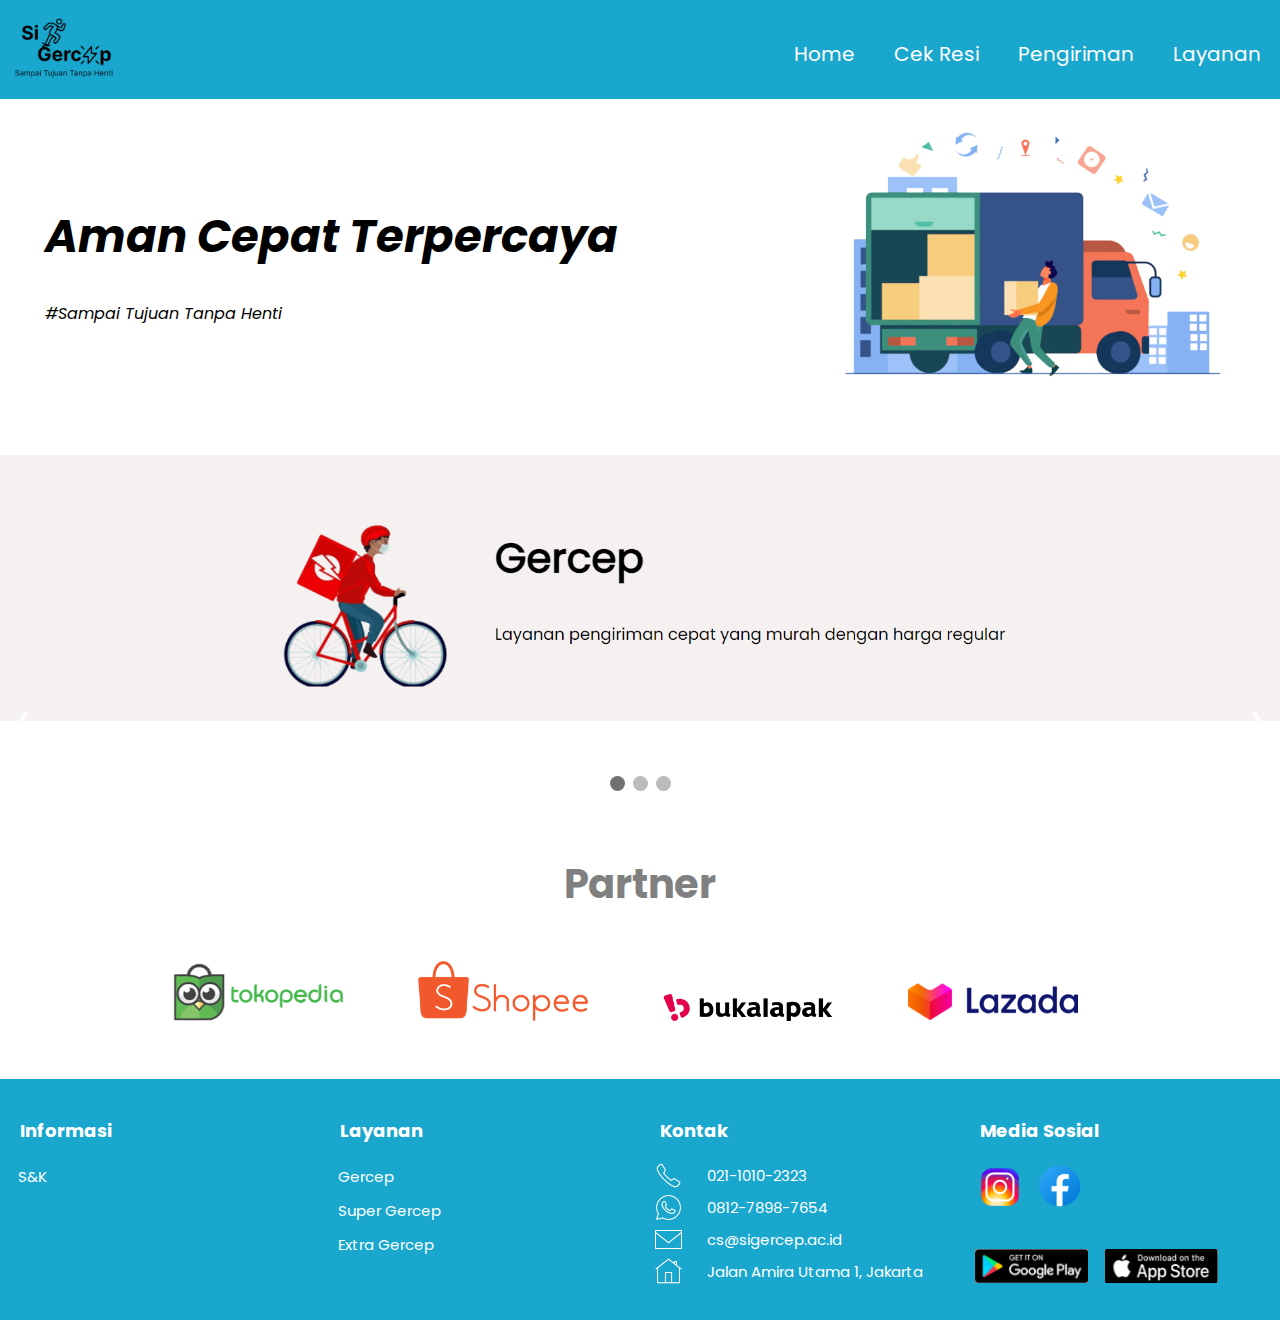
<file: index.html>
<!DOCTYPE html>
<html lang="en">

<head>
  <meta charset="UTF-8">
  <meta name="viewport" content="width=device-width, initial-scale=1.0, maximum-scale=1.0, user-scalable=no">
  <link rel="stylesheet" type="text/css" href="css/styles-index.css">
  <link rel="preconnect" href="https://fonts.googleapis.com">
  <link rel="preconnect" href="https://fonts.gstatic.com" crossorigin>
  <link href="https://fonts.googleapis.com/css2?family=Poppins&display=swap" rel="stylesheet">
  <title>SI GERCEP</title>
  <link rel="stylesheet" type="text/css" href="https://cdnjs.cloudflare.com/ajax/libs/font-awesome/5.15.1/css/all.min.css"> 
</head>

<body>
  <nav> <!-- navbar -->
    <div class="logo">
      <a href="index.html">
      <img src="img/logo.png" alt="Logo">
    </a>
    </div>

    <ul class="list-navbar">
      <li class="nav-item"><a href="index.html" class="nav-link">Home</a></li>
      <li class="nav-item"><a href="cek_resi.html" class="nav-link">Cek Resi</a></li>
      <li class="nav-item"><a href="pengiriman.html" class="nav-link">Pengiriman</a></li>
      <li class="nav-item"><a href="layanan.html" class="nav-link">Layanan</a></li>
    </ul>
    
    <div class="burger">
      <span class="bar"></span>
      <span class="bar"></span>
      <span class="bar"></span>
    </div>
  </nav>

  <main>
    <section class="content1"> <!-- section 1 -->
      <div class="text-content1">
        <h1>Aman Cepat Terpercaya</h1>
        <p>#Sampai Tujuan Tanpa Henti</p>
      </div>

      <div class="image-content1">
        <img src="img/truk.png" alt="Image Desc">
      </div>
    </section>

    <section class="content2"> <!-- section 2  -->
      <div class="slideshow-container">

        <div class="mySlides fade">
          <div class="numbertext">1 / 3</div>
          <img src="img/gercep_slider.png" style="width:100%; height:auto;">
          <div class="text">Our Services</div>
        </div>
        
        <div class="mySlides fade">
          <div class="numbertext">2 / 3</div>
          <img src="img/supergercep_slider.png" style="width:100%; height:auto;">
          <div class="text">Our Services</div>
        </div>
        
        <div class="mySlides fade">
          <div class="numbertext">3 / 3</div>
          <img src="img/extragercep_slider.png" style="width:100%; height:auto;">
          <div class="text">Our Services</div>
        </div>
        
        <a class="prev" onclick="plusSlides(-1)">❮</a>
        <a class="next" onclick="plusSlides(1)">❯</a>
        
        </div>
        <br>
        
        <div class="dots-container" style="text-align:center">
          <span class="dot" onclick="currentSlide(1)"></span> 
          <span class="dot" onclick="currentSlide(2)"></span> 
          <span class="dot" onclick="currentSlide(3)"></span> 
        </div>

        <script src="js/home.js"></script>
    </section> 

    <section class="content5"> <!-- section 3 -->
      <div class="partner">
      <h1>Partner</h1>
      
        <div class="image-content5-tokped">
          <a href="https://www.tokopedia.com/?gclid=Cj0KCQjwxuCnBhDLARIsAB-cq1rk5SQ_iqqoj6_Ncna-oaZTSyeQcgHKOq02M6ssCsH0fzf2WeTUznUaAsI2EALw_wcB" target="">
          <img src="img/tokopedia.png" alt="Desc">
        </a>
        </div>
      
        <div class="image-content5-shopee">
          <a href="https://shopee.co.id/" target="">
          <img src="img/shopee.png" alt="Desc">
        </a>
        </div>
      
        <div class="image-content5-buka">
          <a href="https://www.bukalapak.com/" target="">
          <img src="img/bukalapak.png" alt="Desc">
        </a>
        </div>
     
        <div class="image-content5-lazada">
          <a href="https://www.lazada.co.id/?exlaz=d_1:mm_150050845_51350203_2010350203::11:12493663656!118894776677!lazada!e!kwd-19342147066!c!!!!503957112666!&gclid=Cj0KCQjwxuCnBhDLARIsAB-cq1p6Zjkw1VmX3VqubyuhyvRo9VeU76oZVmYYiIIpLEH26a6zs1SQh-waAlBoEALw_wcB#" target="">
          <img src="img/lazada.png" alt="Desc">
        </a>
        </div>

      </div>
    </section>
  </main>

  <footer>
    <div class="footer-container">
        <div class="footer-section">
            <h3>Informasi</h3>
            <div class="footer-poin">
            <ul>
              <div class="list-footer">
                <li><a href="s&k.html">S&K</a></li>
              </div>
            </ul>
          </div>
        </div>

        <div class="footer-section">
            <h3>Layanan</h3>
            <div class="footer-poin">
            <ul class="list-footer">
                <li><a href="layanan.html">Gercep</a></li>
                <li><a href="layanan.html">Super Gercep</a></li>
                <li><a href="layanan.html">Extra Gercep</a></li>
            </ul>
          </div>
        </div>

        <div class="footer-section">
            <h3>Kontak</h3>
            <ul class="contact-info">
              <li>
                  <img src="img/phone.png" alt="Telepon">
                  021-1010-2323
              </li>

              <li>
                  <img src="img/whatsapp.png" alt="Whatsapp">
                  0812-7898-7654
              </li>

              <li>
                  <img src="img/email.png" alt="Email">
                  cs@sigercep.ac.id
              </li>

              <li>
                <img src="img/office.png" alt="Office">
                Jalan Amira Utama 1, Jakarta
            </li>
          </ul>
        </div>

        <div class="footer-section">
            <h3>Media Sosial</h3>
            <div class="social-icons">
                <a href="https://www.instagram.com"><img src="img/instagram.png" alt="Instagram"></a>
                <a href="https://www.facebook.com"><img src="img/facebook.png" alt="Facebook"></a>
            </div>
        
    
    <div class="download-icons">
        <a href="https://play.google.com"><img src="img/play_store.png" alt="Play Store"></a>
        <a href="https://www.apple.com/app-store/"><img src="img/app_store.png" alt="App Store"></a>
    </div>
    </div>
</footer>
</body>
</html>
</file>
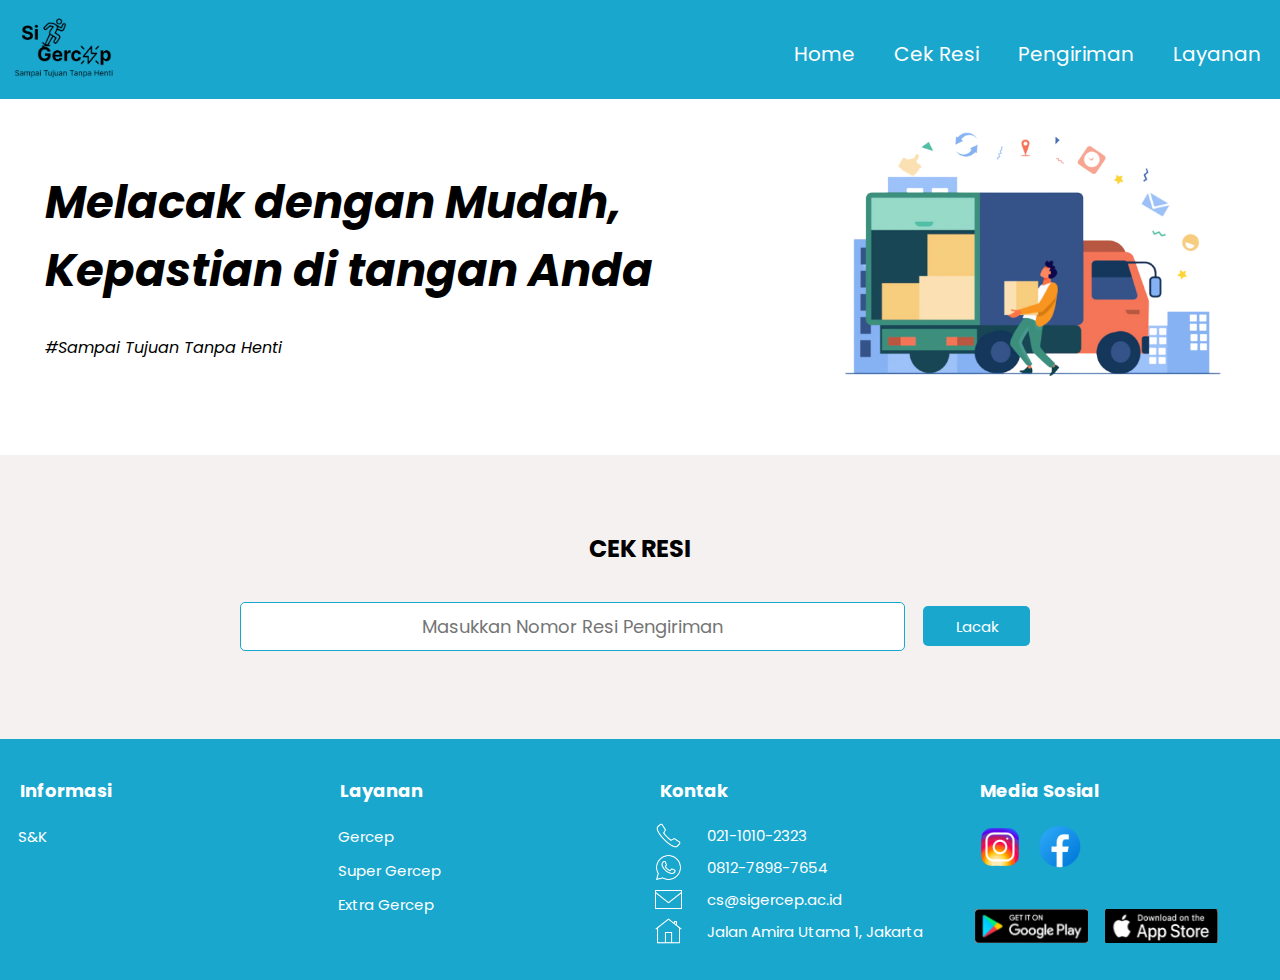
<file: cek_resi.html>
<!DOCTYPE html>
<html lang="en">

<head>
  <meta charset="UTF-8">
  <meta name="viewport" content="width=device-width, initial-scale=1.0">
  <link rel="stylesheet" type="text/css" href="css/styles-resi.css">
  <link rel="preconnect" href="https://fonts.googleapis.com">
  <link rel="preconnect" href="https://fonts.gstatic.com" crossorigin>
  <link href="https://fonts.googleapis.com/css2?family=Poppins&display=swap" rel="stylesheet">
  <title>SI GERCEP</title>
  <link rel="stylesheet" type="text/css" href="https://cdnjs.cloudflare.com/ajax/libs/font-awesome/5.15.1/css/all.min.css"> 
</head>

<body>
  <nav> 
    <div class="logo">
      <a href="index.html">
      <img src="img/logo.png" alt="Logo">
    </a>
    </div>

    <ul class="list-navbar">
        <li class="nav-item"><a href="index.html" class="nav-link">Home</a></li>
        <li class="nav-item"><a href="cek_resi.html" class="nav-link">Cek Resi</a></li>
        <li class="nav-item"><a href="pengiriman.html" class="nav-link">Pengiriman</a></li>
        <li class="nav-item"><a href="layanan.html" class="nav-link">Layanan</a></li>
      </ul>
      
      <div class="burger">
        <span class="bar"></span>
        <span class="bar"></span>
        <span class="bar"></span>
      </div>
  </nav>

  <main>
    <section class="content1"> <!-- section 1 -->
      <div class="text-content1">
        <h1>Melacak dengan Mudah, Kepastian di tangan Anda</h1>
        <p>#Sampai Tujuan Tanpa Henti</p>
      </div>

      <div class="image-content1">
        <img src="img/truk.png" alt="Image Desc">
      </div>
    </section>

    <section class="content2">
        <div class="cek-resi">
            <h1>CEK RESI</h1>
            <form class="nomor-resi" action="#" id="tracking-form">
                <input type="text" placeholder="Masukkan Nomor Resi Pengiriman" name="search" id="resi-input">
                <button type="button" class="button" id="track-button">
                    <span>Lacak</span>
                </button>
            </form>
        
        <div class="result">
          <div class="table-container">
          <table id="tracking-table">
              <thead>
                  <tr>
                      <th>Nomor Resi</th>
                      <th>Layanan</th>
                      <th>Asal</th>
                      <th>Tujuan</th>
                      <th>Pengirim</th>
                      <th>Penerima</th>
                      <th>Tanggal</th>
                  </tr>
              </thead>
              <tbody id="tracking-data">
                  <!-- Data akan ditampilkan di sini setelah pencarian -->
              </tbody>
          </table>
        </div>
      </div>
    </div>
        <script src="js/resi.js" defer></script>
    </section>
  </main>

  <footer>
    <div class="footer-container">
        <div class="footer-section">
            <h3>Informasi</h3>
            <div class="footer-poin">
            <ul>
              <div class="list-footer">
                <li><a href="s&k.html">S&K</a></li>
              </div>
            </ul>
          </div>
        </div>

        <div class="footer-section">
            <h3>Layanan</h3>
            <div class="footer-poin">
            <ul class="list-footer">
                <li><a href="layanan.html">Gercep</a></li>
                <li><a href="layanan.html">Super Gercep</a></li>
                <li><a href="layanan.html">Extra Gercep</a></li>
            </ul>
          </div>
        </div>

        <div class="footer-section">
            <h3>Kontak</h3>
            <ul class="contact-info">
              <li>
                  <img src="img/phone.png" alt="Telepon">
                  021-1010-2323
              </li>

              <li>
                  <img src="img/whatsapp.png" alt="Whatsapp">
                  0812-7898-7654
              </li>

              <li>
                  <img src="img/email.png" alt="Email">
                  cs@sigercep.ac.id
              </li>

              <li>
                <img src="img/office.png" alt="Office">
                Jalan Amira Utama 1, Jakarta
            </li>
          </ul>
        </div>

        <div class="footer-section">
            <h3>Media Sosial</h3>
            <div class="social-icons">
                <a href="https://www.instagram.com"><img src="img/instagram.png" alt="Instagram"></a>
                <a href="https://www.facebook.com"><img src="img/facebook.png" alt="Facebook"></a>
            </div>
        
    
    <div class="download-icons">
        <a href="https://play.google.com"><img src="img/play_store.png" alt="Play Store"></a>
        <a href="https://www.apple.com/app-store/"><img src="img/app_store.png" alt="App Store"></a>
    </div>
    </div>
</footer>
</body>
</html>
</file>
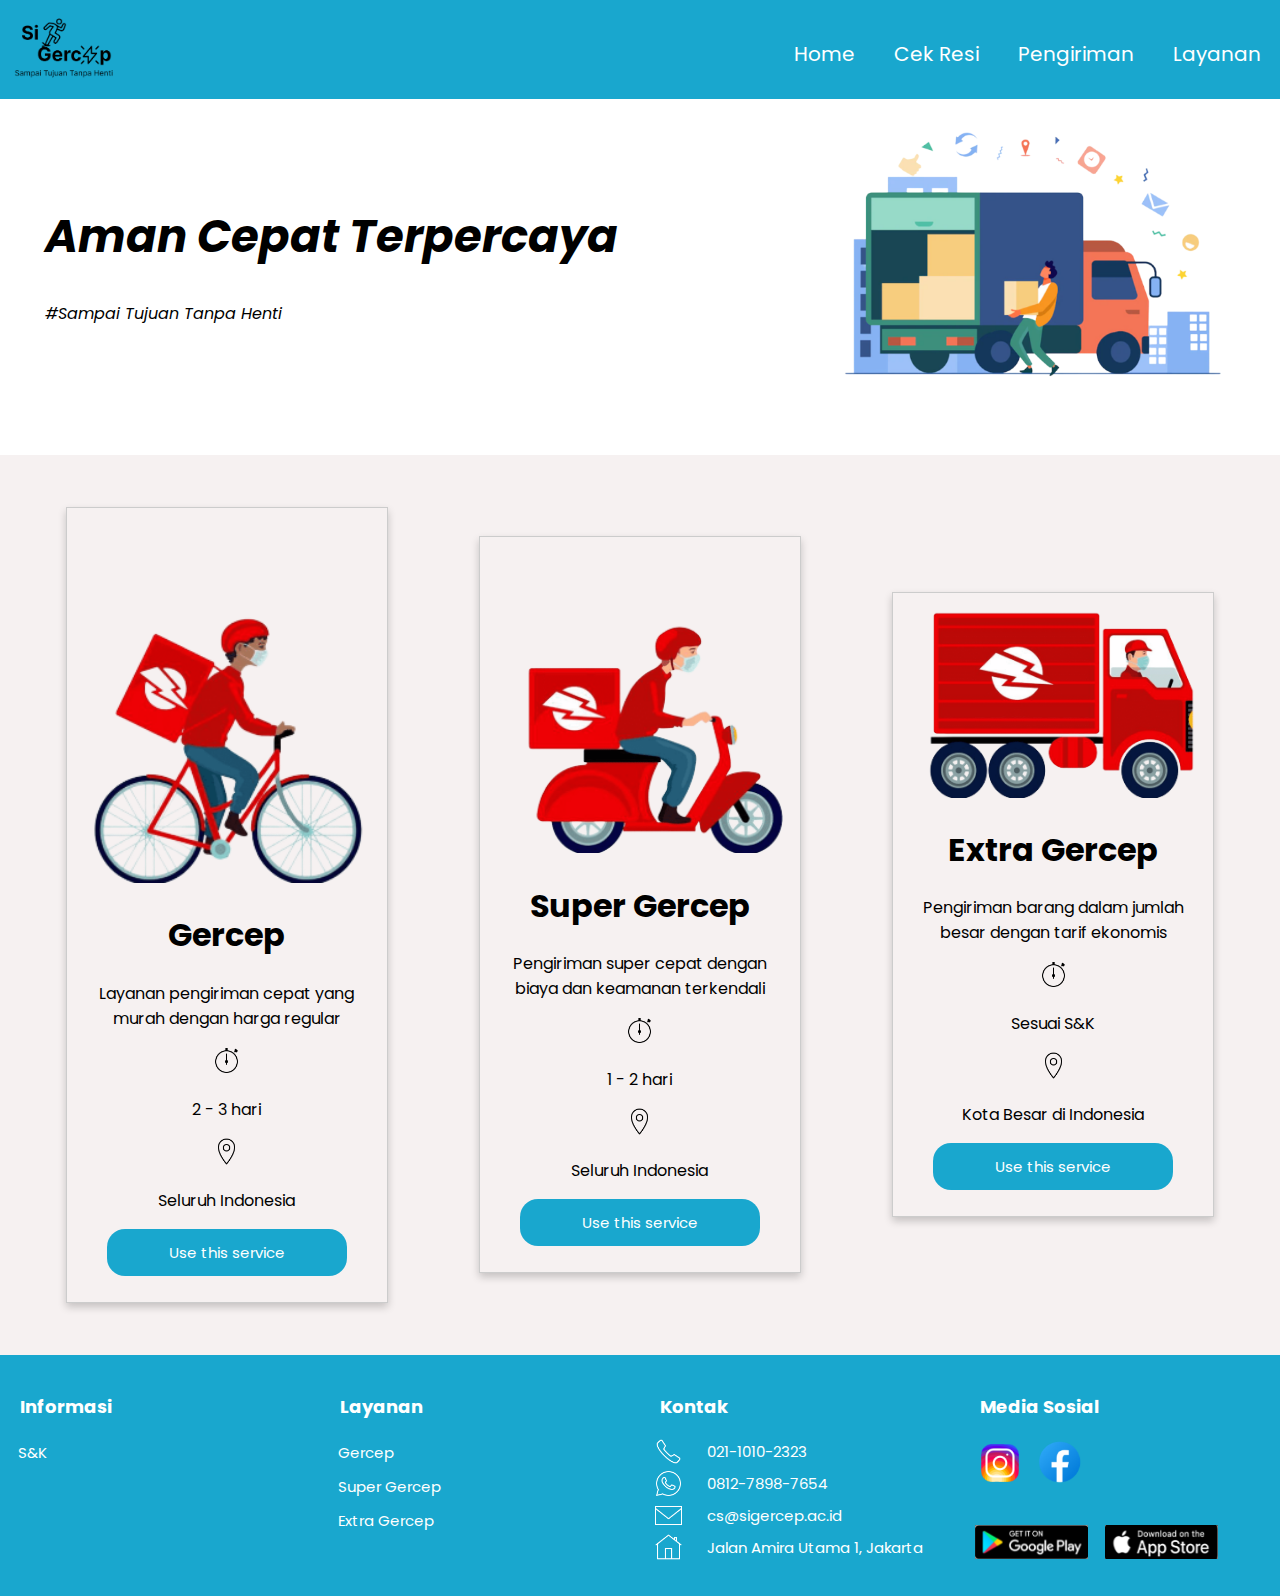
<file: layanan.html>
<!DOCTYPE html>
<html lang="en">

<head>
  <meta charset="UTF-8">
  <meta name="viewport" content="width=device-width, initial-scale=1.0">
  <link rel="stylesheet" type="text/css" href="css/styles-layanan.css">
  <link rel="preconnect" href="https://fonts.googleapis.com">
  <link rel="preconnect" href="https://fonts.gstatic.com" crossorigin>
  <link href="https://fonts.googleapis.com/css2?family=Poppins&display=swap" rel="stylesheet">
  <title>SI GERCEP</title>
  <link rel="stylesheet" type="text/css" href="https://cdnjs.cloudflare.com/ajax/libs/font-awesome/5.15.1/css/all.min.css"> 
</head>

<body>
  <nav> <!-- navbar -->
    <div class="logo">
      <a href="index.html">
      <img src="img/logo.png" alt="Logo">
    </a>
    </div>

    <ul class="list-navbar">
      <li class="nav-item"><a href="index.html" class="nav-link">Home</a></li>
      <li class="nav-item"><a href="cek_resi.html" class="nav-link">Cek Resi</a></li>
      <li class="nav-item"><a href="pengiriman.html" class="nav-link">Pengiriman</a></li>
      <li class="nav-item"><a href="layanan.html" class="nav-link">Layanan</a></li>
    </ul>
    
    <div class="burger">
      <span class="bar"></span>
      <span class="bar"></span>
      <span class="bar"></span>
    </div>
  </nav>

  <main>
    <section class="content1"> <!-- section 1 -->
      <div class="text-content1">
        <h1>Aman Cepat Terpercaya</h1>
        <p>#Sampai Tujuan Tanpa Henti</p>
      </div>

      <div class="image-content1">
        <img src="img/truk.png" alt="Image Desc">
      </div>
    </section>

    <section class="content2"> 
      <div class="card">
        <img src="img/gercep.png" alt="Gercep" style="width:100%">
        <h1>Gercep</h1>
        <p>Layanan pengiriman cepat yang murah dengan harga regular</p>
        <p class="icon-card">
          <img src="img/stopwatch.png" alt="Stopwatch">
        </p>
        <p>2 - 3 hari</p>
        <p class="icon-card">
          <img src="img/location.png" alt="Location">
        </p>
        <p>Seluruh Indonesia</p>
        <p><button id="btn-click1">Use this service</button></p>
      </div>

      <div class="card">
        <img src="img/super_gercep.png" alt="Super Gercep" style="width:100%">
        <h1>Super Gercep</h1>
        <p>Pengiriman super cepat dengan biaya dan keamanan terkendali</p>
        <p class="icon-card">
          <img src="img/stopwatch.png" alt="Stopwatch">
        </p>
        <p>1 - 2 hari</p>
        <p class="icon-card">
          <img src="img/location.png" alt="Location">
        </p>
        <p>Seluruh Indonesia</p>
        <p><button id="btn-click2">Use this service</button></p>
      </div>

      <div class="card">
        <img src="img/extra_gercep.png" alt="Extra Gercep" style="width:100%">
        <h1>Extra Gercep</h1>
        <p>Pengiriman barang dalam jumlah besar dengan tarif ekonomis</p>
        <p class="icon-card">
          <img src="img/stopwatch.png" alt="Stopwatch">
        </p>
        <p>Sesuai S&K</p>
        <p class="icon-card">
          <img src="img/location.png" alt="Location">
        </p>
        <p>Kota Besar di Indonesia</p>
        <p><button id="btn-click3">Use this service</button></p>
      </div>

      <script src="js/layanan.js"></script>
    </section>
  </main>

  <footer>
    <div class="footer-container">
        <div class="footer-section">
            <h3>Informasi</h3>
            <div class="footer-poin">
            <ul>
              <div class="list-footer">
                <li><a href="s&k.html">S&K</a></li>
              </div>
            </ul>
          </div>
        </div>

        <div class="footer-section">
            <h3>Layanan</h3>
            <div class="footer-poin">
            <ul class="list-footer">
                <li><a href="layanan.html">Gercep</a></li>
                <li><a href="layanan.html">Super Gercep</a></li>
                <li><a href="layanan.html">Extra Gercep</a></li>
            </ul>
          </div>
        </div>

        <div class="footer-section">
            <h3>Kontak</h3>
            <ul class="contact-info">
              <li>
                  <img src="img/phone.png" alt="Telepon">
                  021-1010-2323
              </li>

              <li>
                  <img src="img/whatsapp.png" alt="Whatsapp">
                  0812-7898-7654
              </li>

              <li>
                  <img src="img/email.png" alt="Email">
                  cs@sigercep.ac.id
              </li>

              <li>
                <img src="img/office.png" alt="Office">
                Jalan Amira Utama 1, Jakarta
            </li>
          </ul>
        </div>

        <div class="footer-section">
            <h3>Media Sosial</h3>
            <div class="social-icons">
                <a href="https://www.instagram.com"><img src="img/instagram.png" alt="Instagram"></a>
                <a href="https://www.facebook.com"><img src="img/facebook.png" alt="Facebook"></a>
            </div>
        
    
    <div class="download-icons">
        <a href="https://play.google.com"><img src="img/play_store.png" alt="Play Store"></a>
        <a href="https://www.apple.com/app-store/"><img src="img/app_store.png" alt="App Store"></a>
    </div>
    </div>
</footer>
</body>
</html>
</file>
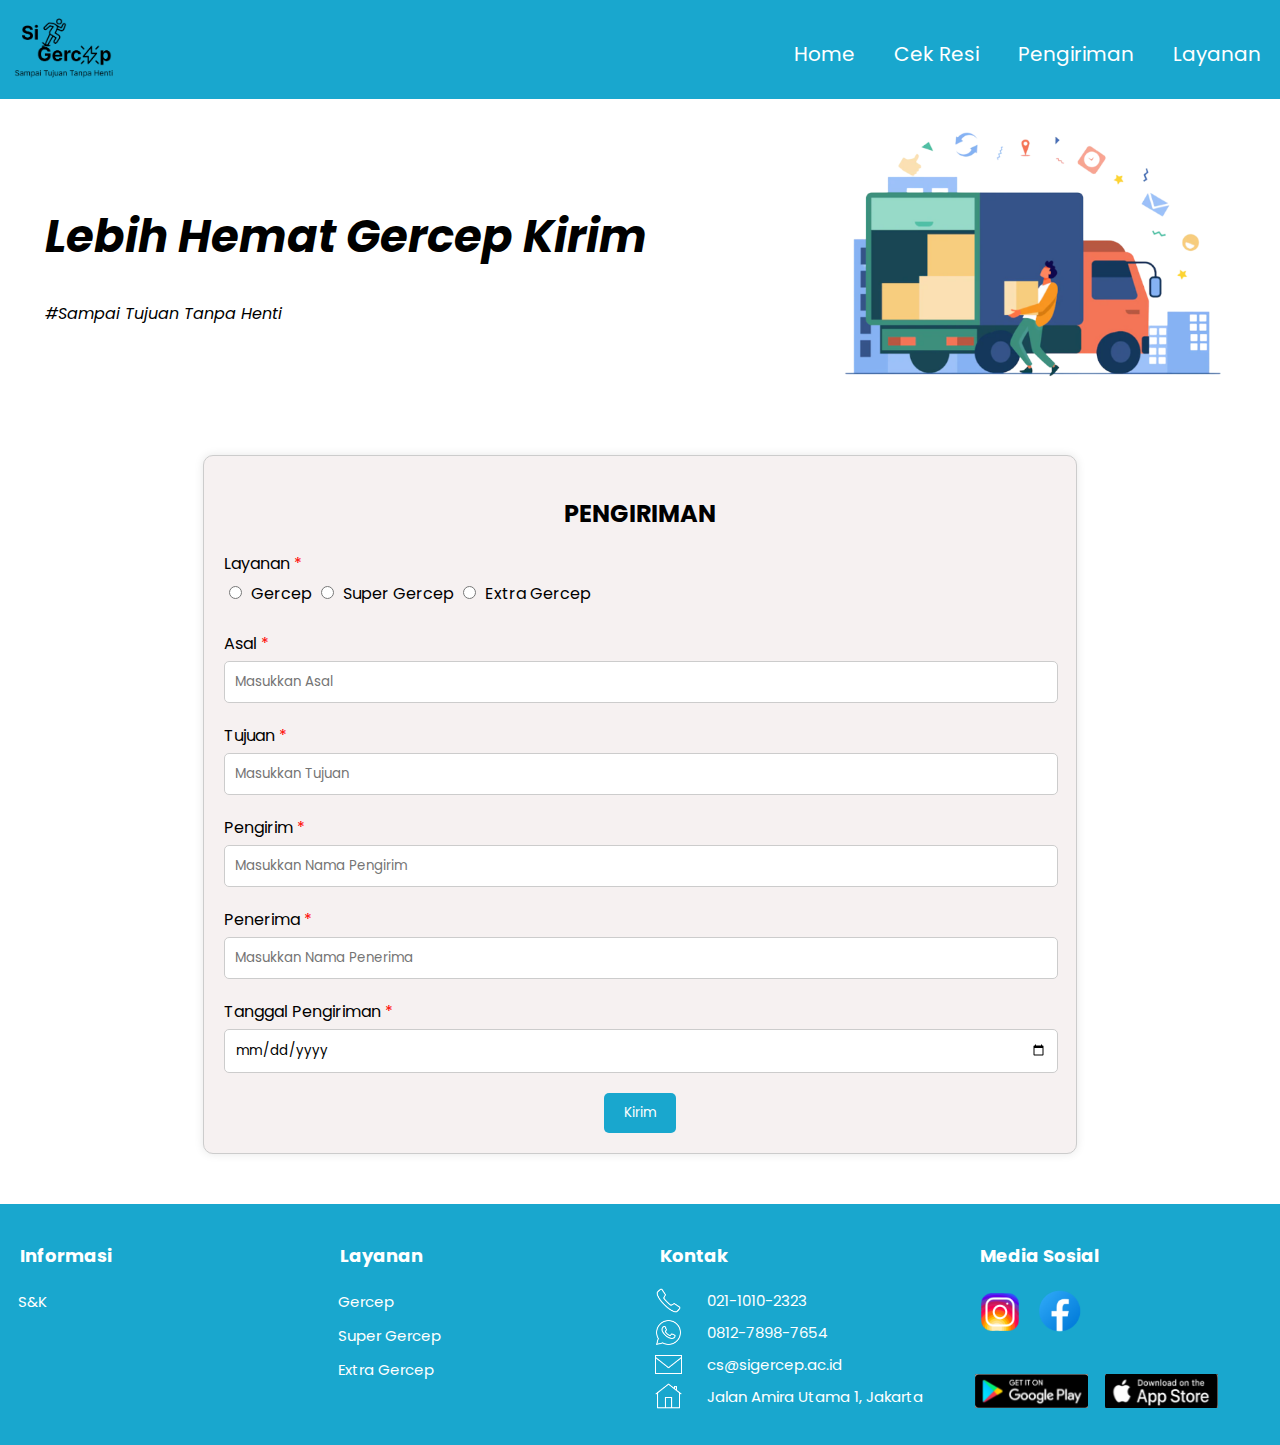
<file: pengiriman.html>
<!DOCTYPE html>
<html lang="en">

<head>
  <meta charset="UTF-8">
  <meta name="viewport" content="width=device-width, initial-scale=1.0">
  <link rel="stylesheet" type="text/css" href="css/styles-pengiriman.css">
  <link rel="preconnect" href="https://fonts.googleapis.com">
  <link rel="preconnect" href="https://fonts.gstatic.com" crossorigin>
  <link href="https://fonts.googleapis.com/css2?family=Poppins&display=swap" rel="stylesheet">
  <title>SI GERCEP</title>
  <link rel="stylesheet" type="text/css" href="https://cdnjs.cloudflare.com/ajax/libs/font-awesome/5.15.1/css/all.min.css"> 

</head>

<body>
  <nav> <!-- navbar -->
    <div class="logo">
      <a href="index.html">
      <img src="img/logo.png" alt="Logo">
    </a>
    </div>

    <ul class="list-navbar">
      <li class="nav-item"><a href="index.html" class="nav-link">Home</a></li>
      <li class="nav-item"><a href="cek_resi.html" class="nav-link">Cek Resi</a></li>
      <li class="nav-item"><a href="pengiriman.html" class="nav-link">Pengiriman</a></li>
      <li class="nav-item"><a href="layanan.html" class="nav-link">Layanan</a></li>
    </ul>
    
    <div class="burger">
      <span class="bar"></span>
      <span class="bar"></span>
      <span class="bar"></span>
    </div>
  </nav>

  <main>
    <section class="content1"> <!-- section 1 -->
      <div class="text-content1">
        <h1>Lebih Hemat Gercep Kirim</h1>
        <p>#Sampai Tujuan Tanpa Henti</p>
      </div>

      <div class="image-content1">
        <img src="img/truk.png" alt="Image Desc">
      </div>
    </section>

    <section class="content2"> 
        <h2>PENGIRIMAN</h2>
        <form action="#" method="post" onsubmit="return showPopup()">
            <div class="form-group radio-grup">
                <label for="layanan" class="required-label">Layanan</label>
                <div class="radio-option">
                    <input type="radio" name="layanan" value="Gercep" id="gercep" required>
                    <label for="gercep">Gercep</label>
                
                    <input type="radio" name="layanan" value="Super Gercep" id="super-gercep" required>
                    <label for="super-gercep">Super Gercep</label>
                
                    <input type="radio" name="layanan" value="Extra Gercep" id="extra-gercep" required>
                    <label for="extra-gercep">Extra Gercep</label>
               </div>
            </div>

            <div class="form-group">
              <label for="asal" class="required-label">Asal</label>
              <input type="text" placeholder="Masukkan Asal" name="asal" id="asal" required>
          </div>

            <div class="form-group">
                <label for="tujuan" class="required-label">Tujuan</label>
                <input type="text" placeholder="Masukkan Tujuan" name="tujuan" id="tujuan" required>
            </div>

            <div class="form-group">
                <label for="pengirim" class="required-label">Pengirim</label>
                <input type="text" placeholder="Masukkan Nama Pengirim" name="pengirim" id="pengirim" required>
            </div>

            <div class="form-group">
                <label for="penerima" class="required-label">Penerima</label>
                <input type="text" placeholder="Masukkan Nama Penerima" name="penerima" id="penerima" required>
            </div>

            <div class="form-group">
                <label for="tanggal" class="required-label">Tanggal Pengiriman</label>
                <input type="date" name="tanggal" id="tanggal" required>
            </div>

            <div class="btn-center">
            <button type="submit" class="btn">Kirim</button>
            </div>
        </form>

        <div class="overlay" id="overlay"></div> <!--buat latar belakang blur-->

        <div class="popup confirmation-popup" id="confirmation-popup">
          <h3>Konfirmasi</h3>
          <p>Apakah data yang Anda masukkan sudah benar dan yakin untuk diproses?</p>
          <button class="btn-confirm" onclick="showDetailPopup()">Ya, lanjut</button>
          <button class="btn-confirm" onclick="closeConfirmationPopup()">Tidak, cek kembali</button>
        </div>

        <div class="popup" id="popup">
          <span class="btn-close" onclick="closePopup()">&times;</span>
            <h3>Detail Pengiriman</h3>
          <div id="popup-content"></div>
        </div>
        <script src="js/pengiriman.js"></script>
    </section>
  </main>
</br>
</br>
  <footer>
    <div class="footer-container">
        <div class="footer-section">
            <h3>Informasi</h3>
            <div class="footer-poin">
            <ul>
              <div class="list-footer">
                <li><a href="s&k.html">S&K</a></li>
              </div>
            </ul>
          </div>
        </div>

        <div class="footer-section">
            <h3>Layanan</h3>
            <div class="footer-poin">
            <ul class="list-footer">
                <li><a href="layanan.html">Gercep</a></li>
                <li><a href="layanan.html">Super Gercep</a></li>
                <li><a href="layanan.html">Extra Gercep</a></li>
            </ul>
          </div>
        </div>

        <div class="footer-section">
            <h3>Kontak</h3>
            <ul class="contact-info">
              <li>
                  <img src="img/phone.png" alt="Telepon">
                  021-1010-2323
              </li>

              <li>
                  <img src="img/whatsapp.png" alt="Whatsapp">
                  0812-7898-7654
              </li>

              <li>
                  <img src="img/email.png" alt="Email">
                  cs@sigercep.ac.id
              </li>

              <li>
                <img src="img/office.png" alt="Office">
                Jalan Amira Utama 1, Jakarta
            </li>
          </ul>
        </div>

        <div class="footer-section">
            <h3>Media Sosial</h3>
            <div class="social-icons">
                <a href="https://www.instagram.com"><img src="img/instagram.png" alt="Instagram"></a>
                <a href="https://www.facebook.com"><img src="img/facebook.png" alt="Facebook"></a>
            </div>
        
    
    <div class="download-icons">
        <a href="https://play.google.com"><img src="img/play_store.png" alt="Play Store"></a>
        <a href="https://www.apple.com/app-store/"><img src="img/app_store.png" alt="App Store"></a>
    </div>
    </div>
</footer>
</body>
</html>
</file>
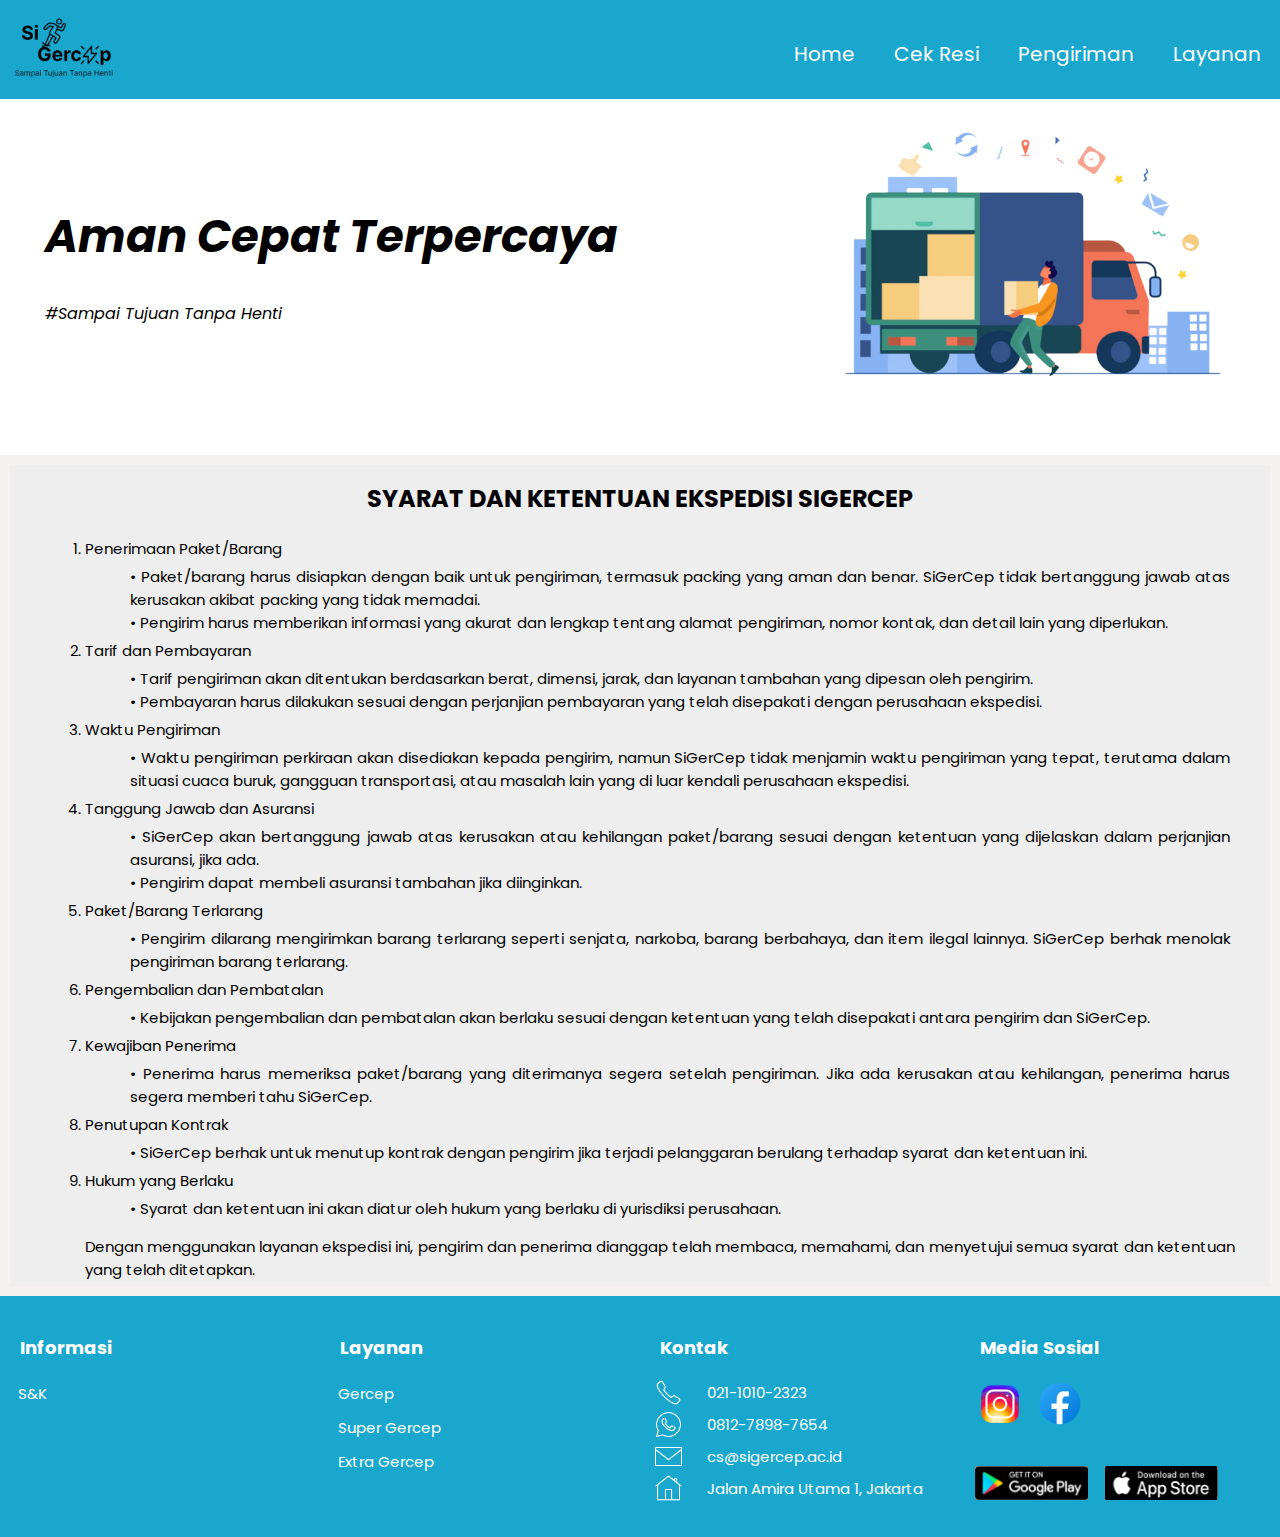
<file: s&k.html>
<!DOCTYPE html>
<html lang="en">

<head>
  <meta charset="UTF-8">
  <meta name="viewport" content="width=device-width, initial-scale=1.0">
  <link rel="stylesheet" type="text/css" href="css/styles-s&k.css">
  <link rel="preconnect" href="https://fonts.googleapis.com">
  <link rel="preconnect" href="https://fonts.gstatic.com" crossorigin>
  <link href="https://fonts.googleapis.com/css2?family=Poppins&display=swap" rel="stylesheet">
  <title>SI GERCEP</title>
  <link rel="stylesheet" type="text/css" href="https://cdnjs.cloudflare.com/ajax/libs/font-awesome/5.15.1/css/all.min.css"> 
</head>

<body>
    <nav> <!-- navbar -->
        <div class="logo">
          <a href="index.html">
          <img src="img/logo.png" alt="Logo">
        </a>
        </div>
    
        <ul class="list-navbar">
            <li class="nav-item"><a href="index.html" class="nav-link">Home</a></li>
            <li class="nav-item"><a href="cek_resi.html" class="nav-link">Cek Resi</a></li>
            <li class="nav-item"><a href="pengiriman.html" class="nav-link">Pengiriman</a></li>
            <li class="nav-item"><a href="layanan.html" class="nav-link">Layanan</a></li>
          </ul>
          
          <div class="burger">
            <span class="bar"></span>
            <span class="bar"></span>
            <span class="bar"></span>
          </div>
      </nav>

  <main>
    <section class="content1"> <!-- section 1 -->
      <div class="text-content1">
        <h1>Aman Cepat Terpercaya</h1>
        <p>#Sampai Tujuan Tanpa Henti</p>
      </div>

      <div class="image-content1">
        <img src="img/truk.png" alt="Image Desc">
      </div>
    </section>

    <section class="content2">
        <div class="container-sk">
            <h1>SYARAT DAN KETENTUAN EKSPEDISI SIGERCEP</h1>
            <ol>
                <li>Penerimaan Paket/Barang
                    <ul type="disc">
                        <li>• Paket/barang harus disiapkan dengan baik untuk pengiriman, termasuk packing yang aman dan benar. SiGerCep tidak bertanggung jawab atas kerusakan akibat packing yang tidak memadai.</li>
                        <li>• Pengirim harus memberikan informasi yang akurat dan lengkap tentang alamat pengiriman, nomor kontak, dan detail lain yang diperlukan.</li>
                    </ul>
                </li> 
                <li>Tarif dan Pembayaran
                    <ul type="disc">
                        <li>• Tarif pengiriman akan ditentukan berdasarkan berat, dimensi, jarak, dan layanan tambahan yang dipesan oleh pengirim.</li>
                        <li>• Pembayaran harus dilakukan sesuai dengan perjanjian pembayaran yang telah disepakati dengan perusahaan ekspedisi.</li>
                    </ul>
                </li>
                <li>Waktu Pengiriman
                    <ul type="disc">
                        <li>• Waktu pengiriman perkiraan akan disediakan kepada pengirim, namun SiGerCep tidak menjamin waktu pengiriman yang tepat, terutama dalam situasi cuaca buruk, gangguan transportasi, atau masalah lain yang di luar kendali perusahaan ekspedisi.</li>
                    </ul>
                </li>
                <li>Tanggung Jawab dan Asuransi
                    <ul type="disc">
                        <li>• SiGerCep akan bertanggung jawab atas kerusakan atau kehilangan paket/barang sesuai dengan ketentuan yang dijelaskan dalam perjanjian asuransi, jika ada.</li>
                        <li>• Pengirim dapat membeli asuransi tambahan jika diinginkan.</li>
                    </ul>
                </li>
                <li>Paket/Barang Terlarang
                    <ul type="disc">
                        <li>• Pengirim dilarang mengirimkan barang terlarang seperti senjata, narkoba, barang berbahaya, dan item ilegal lainnya. SiGerCep berhak menolak pengiriman barang terlarang.</li>
                    </ul>
                </li>
                <li>Pengembalian dan Pembatalan
                    <ul type="disc">
                        <li>• Kebijakan pengembalian dan pembatalan akan berlaku sesuai dengan ketentuan yang telah disepakati antara pengirim dan SiGerCep.</li>
                    </ul>
                </li>
                <li>Kewajiban Penerima
                    <ul type="disc">
                        <li>• Penerima harus memeriksa paket/barang yang diterimanya segera setelah pengiriman. Jika ada kerusakan atau kehilangan, penerima harus segera memberi tahu SiGerCep.</li>
                    </ul>
                </li>
                <li>Penutupan Kontrak
                    <ul type="disc">
                        <li>• SiGerCep berhak untuk menutup kontrak dengan pengirim jika terjadi pelanggaran berulang terhadap syarat dan ketentuan ini.</li>
                    </ul>
                </li>
                <li>Hukum yang Berlaku
                    <ul type="disc">
                        <li>• Syarat dan ketentuan ini akan diatur oleh hukum yang berlaku di yurisdiksi perusahaan.</li>
                    </ul>
                </li>
            </ol>
            <p>Dengan menggunakan layanan ekspedisi ini, pengirim dan penerima dianggap telah membaca, memahami, dan menyetujui semua syarat dan ketentuan yang telah ditetapkan.</p>
        </div>
        <script src="js/s&k.js"></script>
    </section>
    
  </main>

  <footer>
    <div class="footer-container">
        <div class="footer-section">
            <h3>Informasi</h3>
            <div class="footer-poin">
            <ul>
              <div class="list-footer">
                <li><a href="s&k.html">S&K</a></li>
              </div>
            </ul>
          </div>
        </div>

        <div class="footer-section">
            <h3>Layanan</h3>
            <div class="footer-poin">
            <ul class="list-footer">
                <li><a href="layanan.html">Gercep</a></li>
                <li><a href="layanan.html">Super Gercep</a></li>
                <li><a href="layanan.html">Extra Gercep</a></li>
            </ul>
          </div>
        </div>

        <div class="footer-section">
            <h3>Kontak</h3>
            <ul class="contact-info">
              <li>
                  <img src="img/phone.png" alt="Telepon">
                  021-1010-2323
              </li>

              <li>
                  <img src="img/whatsapp.png" alt="Whatsapp">
                  0812-7898-7654
              </li>

              <li>
                  <img src="img/email.png" alt="Email">
                  cs@sigercep.ac.id
              </li>

              <li>
                <img src="img/office.png" alt="Office">
                Jalan Amira Utama 1, Jakarta
            </li>
          </ul>
        </div>

        <div class="footer-section">
            <h3>Media Sosial</h3>
            <div class="social-icons">
                <a href="https://www.instagram.com"><img src="img/instagram.png" alt="Instagram"></a>
                <a href="https://www.facebook.com"><img src="img/facebook.png" alt="Facebook"></a>
            </div>
        
    
    <div class="download-icons">
        <a href="https://play.google.com"><img src="img/play_store.png" alt="Play Store"></a>
        <a href="https://www.apple.com/app-store/"><img src="img/app_store.png" alt="App Store"></a>
    </div>
    </div>
</footer>
</body>
</html>
</file>
<file: css/styles-index.css>
head {
  font-family: "Poppins", sans-serif;
}

body {
  font-family: "Poppins", sans-serif;
  margin: 0;
  padding: 0;
}

/* Burger */
.burger{
  display: none;
  cursor: pointer;
  margin-top: -50px;
  margin-left: 600px;
}

.burger .bar{
  display: block;
  width: 25px;
  height: 3px;
  margin: 5px auto;
  -webkit-transition: all 0.3s ease-in-out;
  transition: all 0.3s ease-in-out;
  background-color: white;
}

/* LOGO */
.logo {
  float: left; /* Float the logo to the left side */
  padding: 3px; /* Add padding for spacing */
}

.logo img {
  width: 120px; /* Set the width of the logo */
  height: auto;
}

/* NAVBAR */
nav {
  background-color: #19a7ce;
  overflow: hidden; /* ---Clear floats within the navbar */
  padding: 8px 0;
  text-align: right;
  position: fixed; /* Menyimpan navbar tetap di atas */
  height: 83px;
  top: 0; /* Menyimpan navbar di bagian atas */
  left: 0;
  right: 0;
  z-index: 1;
}

.list-navbar ul {
  list-style-type: none;
  padding: 5px; /* buat atasnya elemen navbar */
  float: left; /* Float the navigation links to the right side */
  height: 33px; /* make navbar bigger */
}

ul li {
  display: inline-block; /* Display list items in a row */
}

li a {
  display: block;
  color: white;
  text-align: center;
  margin-top: 0;
  margin-right: 3px;
  padding: 12px 13px; /* Increase padding to make the navbar elements bigger */
  text-decoration: none;
  font-size: 20px; /* Increase font size */
  border: 3px solid transparent; /* Add a border to create a button-like effect */
  border-radius: 8px; /* Make the corners more rounded */
  transition: background-color 0.3s, color 0.3s; /* Smooth transition for hover effect */
}

li a:hover {
  background-color: #a4e2f4; /* Change background color on hover */
  color: black; /* saat dihover berubah warna */
}

/* CONTENT1 */
.content1 {
  display: flex; /* Use flexbox for side-by-side layout */
  justify-content: space-between; /* Space evenly between text and image */
  align-items: center; /* Center vertically */
  padding: 25px; /* Add padding for spacing */
  margin-top: 60px;
  z-index: 0;
}

/* TEXT-CONTENT1 */
.text-content1 {
  flex: 1; /* Allow the text container to grow and fill available space */
  padding: 20px; /* Add padding for spacing */
  text-align: left; /* Align text to the left */
  font-style: italic;
}

.text-content1 h1 {
  font-size: 45px; /* Adjust the title's font size */
}

/* IMAGE-CONTENT1 */
.image-content1 {
  padding: 20px; /* Add padding for spacing */
  text-align: right; /* Align the image to the right */
}

.image-content1 img {
  width: 400px;
  height: auto;
}

/* Phone Responsif */
@media screen and (max-width: 767px) {
  .content1 {
    display: flex;
    flex-direction: column-reverse;
  }

  .text-content1 {
    padding: 10px;
    flex: 0; /* Allow the text container to grow and fill available space */
    text-align: center;
    font-style: italic;
    font-size: 16px;
  }

  .text-content1 h1 {
    font-size: 25px;
    margin: 10px;
  }

  .image-content1 {
    padding: 20px;
    text-align: center;
  }

  .image-content1 img {
    width: 280px;
    height: auto;
  }
}

/* Tablet Responsif */
@media screen and (max-width: 1024px) {
  .content1 {
    display: flex;
    flex-direction: column-reverse;
  }

  .text-content1 {
    text-align: center;
  }

  .text-content1 h1 {
    font-size: 30px;
    margin: 6px;
  }

  .image-content1 {
    padding: 10px;
    text-align: center;
    margin-top: 22px;
  }
}

/* CONTENT2 - Slideshow container */
.content2 slideshow-container {
  display: flex;
  justify-content: center;
  align-items: center;
  padding: 40px;
  background-color: #f6f1f1;
  box-sizing: border-box;
  height: 200px;
  position: fixed;
  .mySlides {
    display: none;
  }
  img {
    vertical-align: middle;
    height: 200px;
  }
  margin-top: 220px;
}

/* Next & previous buttons */
.prev,
.next {
  cursor: pointer;
  position: absolute;
  top: 50%;
  width: auto;
  padding: 16px;
  margin-top: 240px;
  color: white;
  font-weight: bold;
  font-size: 18px;
  transition: 0.6s ease;
  border-radius: 0 3px 3px 0;
  user-select: none;
}

/* Position the "next button" to the right */
.prev {
  left: 0;
  border-radius: 3px 0 0 3px;
}

.next {
  right: 0;
  border-radius: 0 3px 3px 0; /*NEW*/
}

/* On hover, add a black background color with a little bit see-through */
.prev:hover,
.next:hover {
  background-color: rgba(0, 0, 0, 0.8);
}

/* Caption text */
.text {
  color: white;
  font-size: 15px;
  padding: 8px 12px;
  position: absolute;
  margin-bottom: 20px;
  width: 100%;
  text-align: center;
}

/* Number text (1/3 etc) */
.numbertext {
  color: #f2f2f2;
  font-size: 12px;
  padding: 8px 12px;
  position: absolute;
  top: 0;
}

/* The dots/bullets/indicators */
.dot {
  cursor: pointer;
  height: 15px;
  width: 15px;
  margin: 0 2px;
  background-color: #bbb;
  border-radius: 50%;
  display: inline-block;
  transition: background-color 0.6s ease;
}

.active,
.dot:hover {
  background-color: #717171;
}

.dots-container {
  text-align: center;
  align-items: center;
  margin-top: 20px; /* Adjust this value as needed for vertical spacing */
}

/* Fading animation */
.fade {
  animation-name: fade;
  animation-duration: 1.5s;
}

@keyframes fade {
  from {
    opacity: 0.4;
  }
  to {
    opacity: 1;
  }
}

/* On smaller screens, decrease text size */
@media only screen and (max-width: 300px) {
  .prev,
  .next,
  .text {
    font-size: 11px;
  }
}

/* Tablet Responsif */
@media screen and (max-width: 1024px) {
  /* Next & previous buttons */
  .prev,
  .next {
    cursor: pointer;
    position: absolute;
    top: 66%;
    width: auto;
    padding: 16px;
    color: white;
    font-weight: bold;
    font-size: 18px;
    transition: 0.6s ease;
    border-radius: 0 3px 3px 0;
    user-select: none;
  }
}

/* CONTENT5 */
.content5 {
  display: flex;
  flex-direction: row; /* arah konten ke samping */
  justify-content: space-around;
  align-items: center;
  text-align: center;
  font-size: 20px;
  color: grey;
  padding: 30px; /* padding for spacing  */
}

/* IMAGE-CONTENT5 */
.image-content5-tokped,
.image-content5-shopee,
.image-content5-buka,
.image-content5-lazada {
  display: inline-block;
  padding: 20px; /* padding for spacing */
  text-align: left;
  margin-right: 30px; /* add spacing between partner images */
}

.image-content5-tokped img,
.image-content5-shopee img,
.image-content5-buka img,
.image-content5-lazada img {
  width: 170px;
  height: auto;
}

/* Phone Responsif */
@media screen and (max-width: 767px) {
  .image-content5-tokped img,
  .image-content5-shopee img,
  .image-content5-buka img,
  .image-content5-lazada img {
    width: 110px;
    height: auto;
  }
  .content5 h1 {
    font-size: 30px;
  }

  .image-content5-tokped,
  .image-content5-shopee,
  .image-content5-buka,
  .image-content5-lazada {
    display: inline-block;
    padding: 10px; /* padding for spacing */
    margin: 10px; /* add spacing between partner images */
  }
}

/* Tablet Responsif */
@media screen and (max-width: 1024px) {
  .image-content5-tokped img,
  .image-content5-shopee img,
  .image-content5-buka img,
  .image-content5-lazada img {
    width: 110px;
    height: auto;
  }
}

footer {
  background-color: #19a7ce;
  color: #fff;
  padding: 20px 0;
  height: auto;
}

.footer-container {
  display: flex;
  justify-content: space-between;
}

.footer-section {
  flex: 1;
  flex-direction: column; /*new*/
  align-items: flex-start; /* new-Mengatur agar elemen tampil di sebelah kiri */
  padding: 0 15px;
  text-align: left;
}

.footer-section h3 {
  font-size: 18px;
  margin-left: 5px;
  text-align: left;
}

.footer-section ul {
  list-style: none;
  padding: 0;
}

.footer-section ul li {
  margin-bottom: 5px;
  font-size: 15px;
  color: #fff;
}

.footer-section ul li a {
  color: #fff;
  text-decoration: none;
  font-size: 15px;
  margin-left: 0px;
}

.footer-poin ul {
  list-style: none;
  padding: 0;
  text-align: left;
}

.footer-poin li {
  margin-bottom: 5px;
  font-size: 15px;
  color: #fff;
  display: list-item;
  margin-left: 0;
  align-items: center;
}

.footer-poin ul li a {
  color: #fff;
  text-decoration: none;
  font-size: 15px;
  margin-left: 0px;
}

.list-footer a {
  list-style: none;
  padding: 0;
  align-items: left;
  text-align: left;
}

.contact-info {
  font-size: 15px;
  margin-top: 0px;
}

.contact-info li {
  display: flex;
  align-items: center;
}

.contact-info img {
  width: 27px;
  height: 27px;
  margin-right: 25px;
}

.social-icons {
  display: flex;
  margin-top: 10px;
}

.social-icons a img {
  margin-right: 10px;
  text-decoration: none;
  color: #fff;
  width: 50px;
}

.download-icons {
  text-align: left;
  margin-top: 30px;
}

.download-icons a img {
  width: 113px;
  height: 34px;
  margin-right: 13px;
}

/* Phone Responsif */
@media screen and (max-width: 767px) {
  .footer-container {
    display: flex;
    flex-direction: column;
    align-items: center;
  }

  .footer-section {
    text-align: center;
  }

  .footer-section h3 {
    text-align: center;
    margin: 10px;
  }

  .social-icons {
    display: flex;
    justify-content: center;
  }

  .download-icons a img {
    width: 113px;
    height: 34px;
    margin: 5px;
  }

  .list-footer a {
    list-style: none;
    padding: 0;
    margin: 0;
    align-items: center;
    text-align: center;
  }

  .footer-poin ul {
    margin: 0;
    padding: 0;
  }

  .contact-info li {
    display: flex;
    justify-content: center;
  }

  .burger{
    display: block;
    margin-top: 40px;
    background-color: #19a7ce;
  }

  .burger.active .bar:nth-child(2){
    opacity: 0;
  }

  .burger.active .bar:nth-child(1){
    transform: translateY(8px) rotate(45deg);
  }

  .burger.active .bar:nth-child(3){
    transform: translateY(-8px) rotate(-45deg);
  }

  .list-navbar{
    position: fixed;
    left: -1000px;
    top: 80px;
    gap: 0;
    display: flex;
    flex-direction: column;
    background-color: #19a7ce;
    width: 100%;
    height: 100%;
    text-align: center;
    transition: 0.3s;
  }
  
  .nav-item{
    margin-top: 16px;
    margin-right: 100px;
  }

  .list-navbar.active{
    left: 0;
  }
}

/* Tablet Responsif */
@media screen and (max-width: 1024px) {
  .download-icons {
    text-align: center;
    margin-top: 12px;
  }

  .download-icons a img {
    align-items: center;
    padding: 5px;
    width: 110px;
    height: 30px;
  }
}
</file>
<file: css/styles-resi.css>
head {
  font-family: "Poppins", sans-serif;
}

body {
  font-family: "Poppins", sans-serif;
  margin: 0;
  padding: 0;
}

/* Burger */
.burger {
  display: none;
  cursor: pointer;
  margin-top: -50px;
  margin-left: 600px;
}

.burger .bar {
  display: block;
  width: 25px;
  height: 3px;
  margin: 5px auto;
  -webkit-transition: all 0.3s ease-in-out;
  transition: all 0.3s ease-in-out;
  background-color: white;
}

/* LOGO */
.logo {
  float: left; /* Float the logo to the left side */
  padding: 3px; /* Add padding for spacing */
}

.logo img {
  width: 120px; /* Set the width of the logo */
  height: auto;
}

/* NAVBAR */
nav {
  background-color: #19a7ce;
  overflow: hidden; /* ---Clear floats within the navbar */
  padding: 8px 0;
  text-align: right;
  position: fixed; /* Menyimpan navbar tetap di atas */
  height: 83px;
  top: 0; /* Menyimpan navbar di bagian atas */
  left: 0;
  right: 0;
  z-index: 1;
}

.list-navbar ul {
  list-style-type: none;
  padding: 5px; /* buat atasnya elemen navbar */
  float: left; /* Float the navigation links to the right side */
  height: 33px; /* make navbar bigger */
}

ul li {
  display: inline-block; /* Display list items in a row */
}

li a {
  display: block;
  color: white;
  text-align: center;
  margin-top: 0;
  margin-right: 3px;
  padding: 12px 13px; /* Increase padding to make the navbar elements bigger */
  text-decoration: none;
  font-size: 20px; /* Increase font size */
  border: 3px solid transparent; /* Add a border to create a button-like effect */
  border-radius: 8px; /* Make the corners more rounded */
  transition: background-color 0.3s, color 0.3s; /* Smooth transition for hover effect */
}

li a:hover {
  background-color: #a4e2f4; /* Change background color on hover */
  color: black; /* saat dihover berubah warna */
}

/* CONTENT1 */
.content1 {
  display: flex; /* Use flexbox for side-by-side layout */
  justify-content: space-between; /* Space evenly between text and image */
  align-items: center; /* Center vertically */
  padding: 25px; /* Add padding for spacing */
  margin-top: 60px;
  z-index: 0;
}

/* TEXT-CONTENT1 */
.text-content1 {
  flex: 1; /* Allow the text container to grow and fill available space */
  padding: 20px; /* Add padding for spacing */
  text-align: left; /* Align text to the left */
  font-style: italic;
}

.text-content1 h1 {
  font-size: 45px; /* Adjust the title's font size */
  /* font-style: italic; */
}

/* IMAGE-CONTENT1 */
.image-content1 {
  /* flex: 1; Allow the image container to grow and fill available space */
  padding: 20px; /* Add padding for spacing */
  text-align: right; /* Align the image to the right */
}

.image-content1 img {
  /* max-width: 60%; Ensure the image doesn't exceed its container */
  width: 400px;
  height: auto;
}

/* Phone Responsif */
@media screen and (max-width: 428px) {
  .content1 {
    display: flex;
    flex-direction: column-reverse;
  }

  .text-content1 {
    padding: 10px;
    flex: 0; /* Allow the text container to grow and fill available space */
    text-align: center;
    font-style: italic;
    font-size: 16px;
  }

  .text-content1 h1 {
    font-size: 25px;
    margin: 10px;
  }

  .image-content1 {
    padding: 20px;
    text-align: center;
  }

  .image-content1 img {
    width: 280px;
    height: auto;
  }
}

/* Tablet Responsif */
@media screen and (max-width: 1024px) {
  .content1 {
    display: flex;
    flex-direction: column-reverse;
  }

  .text-content1 {
    text-align: center;
  }

  .text-content1 h1 {
    font-size: 30px;
    margin: 6px;
  }

  .image-content1 {
    padding: 10px;
    text-align: center;
    margin-top: 22px;
  }
}

/* CONTENT2 */
.content2 {
  display: flex;
  justify-content: center;
  align-items: center;
  padding: 10px;
  background-color: #f6f1f1;
}

/* Cek Resi */
.cek-resi {
  padding: 50px 30px;
  display: flex;
  flex-direction: column;
}

.cek-resi h1 {
  align-self: center;
  font-size: 24px;
}

.nomor-resi {
  display: flex;
  justify-content: center;
  align-items: center;
  margin: 20px 10px;
  width: 800px;
}

form.nomor-resi input[type="text"] {
  padding: 10px;
  font-size: 18px;
  border: 1px solid #19a7ce;
  width: 100%;
  background: white;
  border-radius: 5px;
  text-align: center;
  font-family: "Poppins";
  margin-right: 8px;
}

form.nomor-resi button {
  margin: 0px 10px;
  width: 130px;
  height: 40px;
  background: #19a7ce;
  color: white;
  font-size: 15px;
  border: none;
  cursor: pointer;
  border-radius: 5px;
  font-family: "Poppins";
}

form.nomor-resi button:hover {
  background: azure;
  color: black;
}

/* Clear floats */
form.nomor-resi::after {
  content: "";
  clear: both;
  display: table;
}

.table-container {
  display: flex;
  margin-top: 8px;
  flex-direction: column;
  align-items: center;
  text-align: center;
}

#tracking-table {
  display: none; /* Sembunyikan tabel secara awal */
  width: 100%;
  margin-top: 8px;
  border-collapse: collapse; /* Gabungkan garis antara sel tabel */
  font-size: 15px;
}

/* Gaya untuk sel tabel di dalam tabel hasil */
#tracking-table th,
#tracking-table td {
  border: 1px solid #ddd; /* Garis batas sel tabel */
  padding: 8px;
}

/* Gaya untuk baris kepala tabel (thead) */
#tracking-table thead {
  background-color: #19a7ce; /* Warna latar belakang kepala tabel */
  color: #fff; /* Warna teks kepala tabel */
}

/* bg kolom genap
#tracking-table tbody tr:nth-child(even) {
  background-color: #f6f1f1; Warna latar belakang baris genap 
} */

#tracking-table tbody tr:hover {
  background-color: #ddd;
}

/* Phone Responsif */
@media screen and (max-width: 428px) {
  .cek-resi {
    padding: 25px;
  }

  #tracking-form.nomor-resi {
    flex-direction: column;
    width: 400px;
    align-items: center;
    justify-content: center;
  }

  form.nomor-resi input[type="text"] {
    padding: 10px;
    font-size: 80%;
    border: 1px solid #19a7ce;
    float: left;
    background: white;
    border-radius: 5px;
    text-align: center;
    font-family: "Poppins";
    width: 280px;
  }

  form.nomor-resi button {
    margin-top: 30px;
  }

  .table-container {
    /* display: block; */
    overflow-x: auto;
    width: 100%;
  }

  #tracking-table {
    display: none;
    /* width: 100%; */
    width: auto;
    table-layout: auto;
    margin-top: 20px;
    font-size: 12px;
  }

  #tracking-table th,
  #tracking-table td {
    /* display: table-cell; */
    width: 100%;
    box-sizing: border-box;
  }
}

/* Tablet Responsif */
@media screen and (max-width: 1024px) {
  .cek-resi {
    padding: 25px;
  }

  #tracking-form.nomor-resi {
    width: 650px;
    justify-content: center;
    align-items: center;
  }
}

footer {
  background-color: #19a7ce;
  color: #fff;
  padding: 20px 0;
  height: auto;
}

.footer-container {
  display: flex;
  justify-content: space-between;
}

.footer-section {
  flex: 1;
  flex-direction: column;
  align-items: flex-start; /* new-Mengatur agar elemen tampil di sebelah kiri */
  padding: 0 15px;
  text-align: left;
}

.footer-section h3 {
  font-size: 18px;
  margin-left: 5px;
  text-align: left;
}

.footer-section ul {
  list-style: none;
  padding: 0;
}

.footer-section ul li {
  margin-bottom: 5px;
  font-size: 15px;
  color: #fff;
}

.footer-section ul li a {
  color: #fff;
  text-decoration: none;
  font-size: 15px;
  margin-left: 0px;
}

.footer-poin ul {
  list-style: none;
  padding: 0;
  text-align: left;
}

.footer-poin li {
  margin-bottom: 5px;
  font-size: 15px;
  color: #fff;
  display: list-item;
  margin-left: 0;
  align-items: center;
}

.footer-poin ul li a {
  color: #fff;
  text-decoration: none;
  font-size: 15px;
  margin-left: 0px;
}

.list-footer a {
  list-style: none;
  padding: 0;
  align-items: left;
  text-align: left;
}

.contact-info {
  font-size: 15px;
  margin-top: 0px;
}

.contact-info li {
  display: flex;
  align-items: center;
}

.contact-info img {
  width: 27px;
  height: 27px;
  margin-right: 25px;
}

.social-icons {
  display: flex;
  margin-top: 10px;
}

.social-icons a img {
  margin-right: 10px;
  text-decoration: none;
  color: #fff;
  width: 50px;
}

.download-icons {
  text-align: left;
  margin-top: 30px;
}

.download-icons a img {
  width: 113px;
  height: 34px;
  margin-right: 13px;
}

/* Phone Responsif */
@media screen and (max-width: 428px) {
  .footer-container {
    display: flex;
    flex-direction: column;
    align-items: center;
  }

  .footer-section {
    text-align: center;
  }

  .footer-section h3 {
    text-align: center;
    margin: 10px;
  }

  .social-icons {
    display: flex;
    justify-content: center;
  }

  .download-icons a img {
    width: 113px;
    height: 34px;
    margin: 5px;
  }

  .list-footer a {
    list-style: none;
    padding: 0;
    margin: 0;
    align-items: center;
    text-align: center;
  }

  .footer-poin ul {
    margin: 0;
    padding: 0;
  }

  .contact-info li {
    display: flex;
    justify-content: center;
  }

  .burger {
    display: block;
    margin-left: 100px;
    margin-top: 40px;
    background-color: #19a7ce;
  }

  .burger.active .bar:nth-child(2) {
    opacity: 0;
  }

  .burger.active .bar:nth-child(1) {
    transform: translateY(8px) rotate(45deg);
  }

  .burger.active .bar:nth-child(3) {
    transform: translateY(-8px) rotate(-45deg);
  }

  .list-navbar {
    position: fixed;
    left: -1000px;
    top: 80px;
    gap: 0;
    display: flex;
    flex-direction: column;
    background-color: #19a7ce;
    width: 100%;
    height: 100%;
    text-align: center;
    transition: 0.3s;
  }

  .nav-item {
    margin-top: 16px;
    margin-right: 260px;
  }

  .list-navbar.active {
    left: 0;
  }
}

/* Tablet Responsif */
@media screen and (max-width: 1024px) {
  .download-icons {
    text-align: center;
    margin-top: 12px;
  }

  .download-icons a img {
    align-items: center;
    padding: 5px;
    width: 110px;
    height: 30px;
  }
}
</file>
<file: css/styles-layanan.css>
head {
  font-family: "Poppins", sans-serif;
}

body {
  font-family: "Poppins", sans-serif;
  margin: 0;
  padding: 0;
}

/* Burger */
.burger{
  display: none;
  cursor: pointer;
  margin-top: -50px;
  margin-left: 600px;
}

.burger .bar{
  display: block;
  width: 25px;
  height: 3px;
  margin: 5px auto;
  -webkit-transition: all 0.3s ease-in-out;
  transition: all 0.3s ease-in-out;
  background-color: white;
}

/* LOGO */
.logo {
  float: left; /* Float the logo to the left side */
  padding: 3px; /* Add padding for spacing */
}

.logo img {
  width: 120px; /* Set the width of the logo */
  height: auto;
}

/* NAVBAR */
nav {
  background-color: #19a7ce;
  overflow: hidden; /* ---Clear floats within the navbar */
  padding: 8px 0;
  text-align: right;
  position: fixed; /* Menyimpan navbar tetap di atas */
  height: 83px;
  top: 0; /* Menyimpan navbar di bagian atas */
  left: 0;
  right: 0;
  z-index: 1;
}

.list-navbar ul {
  list-style-type: none;
  padding: 5px; /* buat atasnya elemen navbar */
  float: left; /* Float the navigation links to the right side */
  height: 33px; /* make navbar bigger */
}

ul li {
  display: inline-block; /* Display list items in a row */
}

li a {
  display: block;
  color: white;
  text-align: center;
  margin-top: 0;
  margin-right: 3px;
  padding: 12px 13px; /* Increase padding to make the navbar elements bigger */
  text-decoration: none;
  font-size: 20px; /* Increase font size */
  border: 3px solid transparent; /* Add a border to create a button-like effect */
  border-radius: 8px; /* Make the corners more rounded */
  transition: background-color 0.3s, color 0.3s; /* Smooth transition for hover effect */
}

li a:hover {
  background-color: #a4e2f4; /* Change background color on hover */
  color: black; /* saat dihover berubah warna */
}

/* CONTENT1 */
.content1 {
  display: flex; /* Use flexbox for side-by-side layout */
  justify-content: space-between; /* Space evenly between text and image */
  align-items: center; /* Center vertically */
  padding: 25px; /* Add padding for spacing */
  margin-top: 60px;
  z-index: 0;
}

/* TEXT-CONTENT1 */
.text-content1 {
  flex: 1; /* Allow the text container to grow and fill available space */
  padding: 20px; /* Add padding for spacing */
  text-align: left; /* Align text to the left */
  font-style: italic;
}

.text-content1 h1 {
  font-size: 45px; /* Adjust the title's font size */
  /* font-style: italic; */
}

/* IMAGE-CONTENT1 */
.image-content1 {
  /* flex: 1; Allow the image container to grow and fill available space */
  padding: 20px; /* Add padding for spacing */
  text-align: right; /* Align the image to the right */
}

.image-content1 img {
  /* max-width: 60%; Ensure the image doesn't exceed its container */
  width: 400px;
  height: auto;
}

/* Phone Responsif */
@media screen and (max-width: 767px) {
  .content1 {
    display: flex;
    flex-direction: column-reverse;
  }

  .text-content1 {
    padding: 10px;
    flex: 0; /* Allow the text container to grow and fill available space */
    text-align: center;
    font-style: italic;
    font-size: 16px;
  }

  .text-content1 h1 {
    font-size: 25px;
    margin: 10px;
  }

  .image-content1 {
    padding: 20px;
    text-align: center;
  }

  .image-content1 img {
    width: 280px;
    height: auto;
  }
}

/* Tablet Responsif */
@media screen and (max-width: 1024px) {
  .content1 {
    display: flex;
    flex-direction: column-reverse;
  }

  .text-content1 {
    text-align: center;
  }

  .text-content1 h1 {
    font-size: 30px;
    margin: 6px;
  }

  .image-content1 {
    padding: 10px;
    text-align: center;
    margin-top: 22px;
  }
}

/* CONTENT2 */
.content2 {
  display: flex; /* Use flexbox for side-by-side layout */
  justify-content: center; /* Space evenly between text and image */
  align-items: center; /* Center vertically */
  padding: 20px; /* Add padding for spacing */
  background-color: #f6f1f1;
  min-height: 100vh;
  box-sizing: border-box;
}

.card {
  height: auto;
  margin: auto;
  text-align: center;
  font-family: "Poppins";
  max-width: 300px;
  border: 1px solid #ccc;
  padding: 10px;
  box-shadow: 0 4px 8px 0 rgba(0, 0, 0, 0.2);
}

.card img {
  align-items: center;
  width: auto;
  height: auto;
}

.card:hover {
  box-shadow: 0 8px 16px 0 rgba(0, 0, 0, 0.2);
}

.icon-card img {
  width: 27px;
  height: 27px;
}

.card button {
  border: none;
  border-radius: 18px;
  outline: 0;
  padding: 12px;
  color: white;
  background-color: #19a7ce;
  text-align: center;
  cursor: pointer;
  width: 80%;
  font-size: 15px;
  font-family: "Poppins";
}

.card button:hover {
  opacity: 0.7;
}

/* Phone Responsif */
@media (max-width: 767px) {
  .content2 {
    display: flex; /* Use flexbox for side-by-side layout */
    flex-direction: column;
    justify-content: center; /* Space evenly between text and image */
    align-items: center; /* Center vertically */
    padding: 40px; /* Add padding for spacing */
    background-color: #f6f1f1;
    min-height: 40vh;
    box-sizing: border-box;
  }

  .card {
    height: auto;
    margin: auto;
    text-align: center;
    font-family: "Poppins";
    max-width: 200px;
    border: 1px solid #ccc;
    padding: 10px;
    box-shadow: 0 4px 8px 0 rgba(0, 0, 0, 0.2);
  }

  .card img {
    width: 10%; /* Mengisi lebar gambar dalam kartu */
  }

  .icon-card img {
    width: 20px;
    height: 20px;
  }
}

/* Tablet Responsif */
@media (max-width: 1024px) {
  .content2 {
    display: flex; /* Use flexbox for side-by-side layout */
    justify-content: center; /* Space evenly between text and image */
    align-items: center; /* Center vertically */
    padding: 20px; /* Add padding for spacing */
    background-color: #f6f1f1;
    min-height: 60vh;
    box-sizing: border-box;
  }

  .card {
    height: auto;
    margin: auto;
    text-align: center;
    font-family: "Poppins";
    max-width: 210px;
    border: 1px solid #ccc;
    padding: 10px;
    box-shadow: 0 4px 8px 0 rgba(0, 0, 0, 0.2);
  }

  .card img {
    width: 20%; /* Mengisi lebar gambar dalam kartu */
  }

  .icon-card img {
    width: 20px;
    height: 20px;
  }
}

footer {
  background-color: #19a7ce;
  color: #fff;
  padding: 20px 0;
  height: auto;
}

.footer-container {
  display: flex;
  justify-content: space-between;
}

.footer-section {
  flex: 1;
  flex-direction: column; /*new*/
  align-items: flex-start; /* new-Mengatur agar elemen tampil di sebelah kiri */
  padding: 0 15px;
  text-align: left;
}

.footer-section h3 {
  font-size: 18px;
  margin-left: 5px;
  text-align: left;
}

.footer-section ul {
  list-style: none;
  padding: 0;
}

.footer-section ul li {
  margin-bottom: 5px;
  font-size: 15px;
  color: #fff;
}

.footer-section ul li a {
  color: #fff;
  text-decoration: none;
  font-size: 15px;
  margin-left: 0px;
}

.footer-poin ul {
  list-style: none;
  padding: 0;
  text-align: left;
}

.footer-poin li {
  margin-bottom: 5px;
  font-size: 15px;
  color: #fff;
  display: list-item;
  margin-left: 0;
  align-items: center;
}

.footer-poin ul li a {
  color: #fff;
  text-decoration: none;
  font-size: 15px;
  margin-left: 0px;
}

.list-footer a {
  list-style: none;
  padding: 0;
  align-items: left;
  text-align: left;
}

.contact-info {
  font-size: 15px;
  margin-top: 0px;
}

.contact-info li {
  display: flex;
  align-items: center;
}

.contact-info img {
  width: 27px;
  height: 27px;
  margin-right: 25px;
}

.social-icons {
  display: flex;
  margin-top: 10px;
}

.social-icons a img {
  margin-right: 10px;
  text-decoration: none;
  color: #fff;
  width: 50px;
}

.download-icons {
  text-align: left;
  margin-top: 30px;
}

.download-icons a img {
  width: 113px;
  height: 34px;
  margin-right: 13px;
}

/* Phone Responsif */
@media screen and (max-width: 767px) {
  .footer-container {
    display: flex;
    flex-direction: column;
    align-items: center;
  }

  .footer-section {
    text-align: center;
  }

  .footer-section h3 {
    text-align: center;
    margin: 10px;
  }

  .social-icons {
    display: flex;
    justify-content: center;
  }

  .download-icons a img {
    width: 113px;
    height: 34px;
    margin: 5px;
  }

  .list-footer a {
    list-style: none;
    padding: 0;
    margin: 0;
    align-items: center;
    text-align: center;
  }

  .footer-poin ul {
    margin: 0;
    padding: 0;
  }

  .contact-info li {
    display: flex;
    justify-content: center;
  }

  .burger{
    display: block;
    margin-top: 40px;
    background-color: #19a7ce;
  }

  .burger.active .bar:nth-child(2){
    opacity: 0;
  }

  .burger.active .bar:nth-child(1){
    transform: translateY(8px) rotate(45deg);
  }

  .burger.active .bar:nth-child(3){
    transform: translateY(-8px) rotate(-45deg);
  }

  .list-navbar{
    position: fixed;
    left: -1000px;
    top: 80px;
    gap: 0;
    display: flex;
    flex-direction: column;
    background-color: #19a7ce;
    width: 100%;
    height: 100%;
    text-align: center;
    transition: 0.3s;
  }
  
  .nav-item{
    margin-top: 16px;
    margin-right: 100px;
  }

  .list-navbar.active{
    left: 0;
  }
}

/* Tablet Responsif */
@media screen and (max-width: 1024px) {
  .download-icons {
    text-align: center;
    margin-top: 12px;
  }

  .download-icons a img {
    align-items: center;
    padding: 5px;
    width: 110px;
    height: 30px;
  }
}
</file>
<file: css/styles-pengiriman.css>
head {
  font-family: "Poppins", sans-serif;
}

body {
  font-family: "Poppins", sans-serif;
  margin: 0;
  padding: 0;
}

/* Burger */
.burger {
  display: none;
  cursor: pointer;
  margin-top: -50px;
  margin-left: 600px;
}

.burger .bar {
  display: block;
  width: 25px;
  height: 3px;
  margin: 5px auto;
  -webkit-transition: all 0.3s ease-in-out;
  transition: all 0.3s ease-in-out;
  background-color: white;
}

/* LOGO */
.logo {
  float: left; /* Float the logo to the left side */
  padding: 3px; /* Add padding for spacing */
}

.logo img {
  width: 120px; /* Set the width of the logo */
  height: auto;
}

/* NAVBAR */
nav {
  background-color: #19a7ce;
  overflow: hidden; /* ---Clear floats within the navbar */
  padding: 8px 0;
  text-align: right;
  position: fixed; /* Menyimpan navbar tetap di atas */
  height: 83px;
  top: 0; /* Menyimpan navbar di bagian atas */
  left: 0;
  right: 0;
  z-index: 1;
}

.list-navbar ul {
  list-style-type: none;
  padding: 5px; /* buat atasnya elemen navbar */
  float: left; /* Float the navigation links to the right side */
  height: 33px; /* make navbar bigger */
}

ul li {
  display: inline-block; /* Display list items in a row */
}

li a {
  display: block;
  color: white;
  text-align: center;
  margin-top: 0;
  margin-right: 3px;
  padding: 12px 13px; /* Increase padding to make the navbar elements bigger */
  text-decoration: none;
  font-size: 20px; /* Increase font size */
  border: 3px solid transparent; /* Add a border to create a button-like effect */
  border-radius: 8px; /* Make the corners more rounded */
  transition: background-color 0.3s, color 0.3s; /* Smooth transition for hover effect */
}

li a:hover {
  background-color: #a4e2f4; /* Change background color on hover */
  color: black; /* saat dihover berubah warna */
}

/* CONTENT1 */
.content1 {
  display: flex; /* Use flexbox for side-by-side layout */
  justify-content: space-between; /* Space evenly between text and image */
  align-items: center; /* Center vertically */
  padding: 25px; /* Add padding for spacing */
  margin-top: 60px;
  z-index: 0;
}

/* TEXT-CONTENT1 */
.text-content1 {
  flex: 1; /* Allow the text container to grow and fill available space */
  padding: 20px; /* Add padding for spacing */
  text-align: left; /* Align text to the left */
  font-style: italic;
}

.text-content1 h1 {
  font-size: 45px; /* Adjust the title's font size */
  /* font-style: italic; */
}

/* IMAGE-CONTENT1 */
.image-content1 {
  /* flex: 1; Allow the image container to grow and fill available space */
  padding: 20px; /* Add padding for spacing */
  text-align: right; /* Align the image to the right */
}

.image-content1 img {
  /* max-width: 60%; Ensure the image doesn't exceed its container */
  width: 400px;
  height: auto;
}

/* Phone Responsif */
@media screen and (max-width: 428px) {
  .content1 {
    display: flex;
    flex-direction: column-reverse;
  }

  .text-content1 {
    padding: 10px;
    flex: 0; /* Allow the text container to grow and fill available space */
    text-align: center;
    font-style: italic;
    font-size: 16px;
  }

  .text-content1 h1 {
    font-size: 25px;
    margin: 10px;
  }

  .image-content1 {
    padding: 20px;
    text-align: center;
  }

  .image-content1 img {
    width: 280px;
    height: auto;
  }
}

/* Tablet Responsif */
@media screen and (max-width: 1024px) {
  .content1 {
    display: flex;
    flex-direction: column-reverse;
  }

  .text-content1 {
    text-align: center;
  }

  .text-content1 h1 {
    font-size: 30px;
    margin: 6px;
  }

  .image-content1 {
    padding: 10px;
    text-align: center;
    margin-top: 22px;
  }
}

/* CONTENT2 */
.content2 {
  background-color: #f6f1f1;
  margin: 0 auto;
  width: 65%;
  padding: 20px;
  border: 1px solid #ccc;
  border-radius: 10px;
  box-shadow: 0 0 10px rgba(0, 0, 0, 0.1);
}

.content2 h2 {
  text-align: center;
}

.form-group {
  margin-bottom: 20px;
  margin-right: 20px;
}

label {
  display: inline-block;
  margin-bottom: 5px;
}

label.required-label::after {
  content: " *";
  color: red;
}

input[type="text"],
input[type="date"] {
  width: 100%;
  padding: 10px;
  border: 1px solid #ccc;
  border-radius: 5px;
  font-family: "Poppins";
}

input[type="radio"] {
  margin-right: 5px;
  display: inline-block;
}

.form-group radio-group {
  display: flex;
  align-items: center;
}

.form-group radio-group radio-option {
  display: flex;
  flex-direction: row;
}

.radio-group label {
  margin-right: 10px;
  display: flex;
  flex-direction: row;
}

@media screen and (max-width: 767px) {
  .radio-option input[type="radio"] {
    margin-right: 5px;
  }

  .radio-option label {
    display: block;
    margin-bottom: 10px; /* Memberikan jarak antar radio buttons */
  }
}

.btn-center {
  display: flex;
  justify-content: center;
}

.btn {
  background-color: #19a7ce;
  color: #fff;
  padding: 10px 20px;
  border: none;
  border-radius: 5px;
  cursor: pointer;
  font-family: "Poppins";
}

.btn:hover {
  background: azure;
  color: black;
}

.btn-confirm {
  background-color: #19a7ce;
  color: #fff;
  padding: 10px 20px;
  border: none;
  border-radius: 5px;
  cursor: pointer;
  font-family: "Poppins";
  text-align: center;
  display: inline-block;
  margin-right: 15px;
}

.btn-confirm:hover {
  background: azure;
  color: black;
}

.overlay {
  display: none;
  position: fixed;
  top: 0;
  left: 0;
  width: 100%;
  height: 100%;
  background-color: rgba(
    0,
    0,
    0,
    0.7
  ); /* Warna latar belakang dengan efek transparansi */
  backdrop-filter: blur(5px); /* Efek blur */
  z-index: 999; /* Atur di atas semua elemen lain */
  cursor: pointer;
}

.popup {
  display: none;
  position: fixed;
  top: 50%;
  left: 50%;
  transform: translate(-50%, -50%);
  background-color: #fff;
  padding: 20px;
  border: 1px solid #ccc;
  box-shadow: 0 0 10px rgba(0, 0, 0, 0.2);
  z-index: 1000; /*9999*/
  cursor: pointer;
}

.confirmation-popup {
  display: none;
  position: fixed;
  top: 50%;
  left: 50%;
  transform: translate(-50%, -50%);
  background-color: #fff;
  padding: 20px;
  border: 1px solid #ccc;
  box-shadow: 0 0 10px rgba(0, 0, 0, 0.2);
  z-index: 1000; /*9999*/
  cursor: pointer;
  text-align: center;
}

/* Gaya elemen body saat popup aktif */
body.popup-active {
  overflow: hidden; /* Menyembunyikan scrollbar saat popup aktif */
}

.popup h3 {
  margin-top: 0;
  text-align: center;
}

.btn_close {
  position: absolute;
  top: 10px;
  right: 10px;
}

footer {
  background-color: #19a7ce;
  color: #fff;
  padding: 20px 0;
  height: auto;
}

.footer-container {
  display: flex;
  justify-content: space-between;
}

.footer-section {
  flex: 1;
  flex-direction: column; /*new*/
  align-items: flex-start; /* new-Mengatur agar elemen tampil di sebelah kiri */
  padding: 0 15px;
  text-align: left;
}

.footer-section h3 {
  font-size: 18px;
  margin-left: 5px;
  text-align: left;
}

.footer-section ul {
  list-style: none;
  padding: 0;
}

.footer-section ul li {
  margin-bottom: 5px;
  font-size: 15px;
  color: #fff;
}

.footer-section ul li a {
  color: #fff;
  text-decoration: none;
  font-size: 15px;
  margin-left: 0px;
}

.footer-poin ul {
  list-style: none;
  padding: 0;
  text-align: left;
}

.footer-poin li {
  margin-bottom: 5px;
  font-size: 15px;
  color: #fff;
  display: list-item;
  margin-left: 0;
  align-items: center;
}

.footer-poin ul li a {
  color: #fff;
  text-decoration: none;
  font-size: 15px;
  margin-left: 0px;
}

.list-footer a {
  list-style: none;
  padding: 0;
  align-items: left;
  text-align: left;
}

.contact-info {
  font-size: 15px;
  margin-top: 0px;
}

.contact-info li {
  display: flex;
  align-items: center;
}

.contact-info img {
  width: 27px;
  height: 27px;
  margin-right: 25px;
}

.social-icons {
  display: flex;
  margin-top: 10px;
}

.social-icons a img {
  margin-right: 10px;
  text-decoration: none;
  color: #fff;
  width: 50px;
}

.download-icons {
  text-align: left;
  margin-top: 30px;
}

.download-icons a img {
  width: 113px;
  height: 34px;
  margin-right: 13px;
}

/* Phone Responsif */
@media screen and (max-width: 428px) {
  .footer-container {
    display: flex;
    flex-direction: column;
    align-items: center;
  }

  .footer-section {
    text-align: center;
  }

  .footer-section h3 {
    text-align: center;
    margin: 10px;
  }

  .social-icons {
    display: flex;
    justify-content: center;
  }

  .download-icons a img {
    width: 113px;
    height: 34px;
    margin: 5px;
  }

  .list-footer a {
    list-style: none;
    padding: 0;
    margin: 0;
    align-items: center;
    text-align: center;
  }

  .footer-poin ul {
    margin: 0;
    padding: 0;
  }

  .contact-info li {
    display: flex;
    justify-content: center;
  }

  .burger {
    display: block;
    margin-left: 300px;
    margin-top: 40px;
    background-color: #19a7ce;
  }

  .burger.active .bar:nth-child(2) {
    opacity: 0;
  }

  .burger.active .bar:nth-child(1) {
    transform: translateY(8px) rotate(45deg);
  }

  .burger.active .bar:nth-child(3) {
    transform: translateY(-8px) rotate(-45deg);
  }

  .list-navbar {
    position: fixed;
    left: -1000px;
    top: 80px;
    gap: 0;
    display: flex;
    flex-direction: column;
    background-color: #19a7ce;
    width: 100%;
    height: 100%;
    text-align: center;
    transition: 0.3s;
  }

  .nav-item {
    margin-top: 16px;
    margin-right: 100px;
  }

  .list-navbar.active {
    left: 0;
  }
}

/* Tablet Responsif */
@media screen and (max-width: 1024px) {
  .download-icons {
    text-align: center;
    margin-top: 12px;
  }

  .download-icons a img {
    align-items: center;
    padding: 5px;
    width: 110px;
    height: 30px;
  }
}
</file>
<file: css/styles-s&k.css>
head {
  font-family: "Poppins", sans-serif;
}

body {
  font-family: "Poppins", sans-serif;
  margin: 0;
  padding: 0;
}

/* Burger */
.burger{
  display: none;
  cursor: pointer;
  margin-top: -50px;
  margin-left: 600px;
}

.burger .bar{
  display: block;
  width: 25px;
  height: 3px;
  margin: 5px auto;
  -webkit-transition: all 0.3s ease-in-out;
  transition: all 0.3s ease-in-out;
  background-color: white;
}

/* LOGO */
.logo {
  float: left; /* Float the logo to the left side */
  padding: 3px; /* Add padding for spacing */
}

.logo img {
  width: 120px; /* Set the width of the logo */
  height: auto;
}

/* NAVBAR */
nav {
  background-color: #19a7ce;
  overflow: hidden; /* ---Clear floats within the navbar */
  padding: 8px 0;
  text-align: right;
  position: fixed; /* Menyimpan navbar tetap di atas */
  height: 83px;
  top: 0; /* Menyimpan navbar di bagian atas */
  left: 0;
  right: 0;
  z-index: 1;
}

.list-navbar ul {
  list-style-type: none;
  padding: 5px; /* buat atasnya elemen navbar */
  /* text-align: right; /* Align list items to the right */
  /* align-items: right; */
  float: left; /* Float the navigation links to the right side */
  height: 33px; /* make navbar bigger */
  /* vertical-align: middle; */
}

ul li {
  display: inline-block; /* Display list items in a row */
}

li a {
  display: block;
  color: white;
  text-align: center;
  margin-top: 0;
  /* margin-bottom: 10px; */
  margin-right: 3px;
  padding: 12px 13px; /* Increase padding to make the navbar elements bigger */
  text-decoration: none;
  font-size: 20px; /* Increase font size */
  border: 3px solid transparent; /* Add a border to create a button-like effect */
  border-radius: 8px; /* Make the corners more rounded */
  transition: background-color 0.3s, color 0.3s; /* Smooth transition for hover effect */
}

li a:hover {
  background-color: #a4e2f4; /* Change background color on hover */
  color: black; /* saat dihover berubah warna */
}

/* CONTENT1 */
.content1 {
  display: flex; /* Use flexbox for side-by-side layout */
  justify-content: space-between; /* Space evenly between text and image */
  align-items: center; /* Center vertically */
  padding: 25px; /* Add padding for spacing */
  margin-top: 60px;
  z-index: 0;
}

/* TEXT-CONTENT1 */
.text-content1 {
  flex: 1; /* Allow the text container to grow and fill available space */
  padding: 20px; /* Add padding for spacing */
  text-align: left; /* Align text to the left */
  font-style: italic;
}

.text-content1 h1 {
  font-size: 45px; /* Adjust the title's font size */
  /* font-style: italic; */
}

/* IMAGE-CONTENT1 */
.image-content1 {
  /* flex: 1; Allow the image container to grow and fill available space */
  padding: 20px; /* Add padding for spacing */
  text-align: right; /* Align the image to the right */
}

.image-content1 img {
  /* max-width: 60%; Ensure the image doesn't exceed its container */
  width: 400px;
  height: auto;
}

/* Phone Responsif */
@media screen and (max-width: 767px) {
  .content1 {
    display: flex;
    flex-direction: column-reverse;
  }

  .text-content1 {
    padding: 10px;
    flex: 0; /* Allow the text container to grow and fill available space */
    text-align: center;
    font-style: italic;
    font-size: 16px;
  }

  .text-content1 h1 {
    font-size: 25px;
    margin: 10px;
  }

  .image-content1 {
    padding: 20px;
    text-align: center;
  }

  .image-content1 img {
    width: 280px;
    height: auto;
  }
}

/* Tablet Responsif */
@media screen and (max-width: 1024px) {
  .content1 {
    display: flex;
    flex-direction: column-reverse;
  }

  .text-content1 {
    text-align: center;
  }

  .text-content1 h1 {
    font-size: 35px;
    margin: 6px;
  }

  .image-content1 {
    padding: 10px;
    text-align: center;
    margin-top: 22px;
  }
}

/* CONTENT2 */
.content2 {
  display: flex; /* Use flexbox for side-by-side layout */
  justify-content: center; /* Space evenly between text and image */
  align-items: center; /* Center vertically */
  padding: 10px; /* Add padding for spacing */
  background-color: #f6f1f1;
}

.container {
  display: flex;
  flex-direction: row;
  flex-wrap: nowrap;
  justify-content: space-between;
  width: 90%;
  height: auto;
  padding: 0px 30px;
}

.text-container {
  padding: 50px 0px;
  display: flex;
  flex-direction: column;
  margin: 10px;
}

.text-container h1 {
  font-size: 30px;
}

.text-container p {
  font-size: 36px;
}

.image-container img {
  float: right;
  width: 70%;
  margin: 0;
}

.container-sk {
  padding: 0px 30px;
  background-color: #eeeeee;
  display: flex;
  flex-direction: column;
}

.container-sk h1 {
  align-self: center;
  font-size: 24px;
}

.container-sk ol,
.container-sk ul {
  font-size: 15px;
  margin: 5px;
  text-align: justify;
}

.container-sk p {
  padding-left: 40px;
  font-size: 15px;
  margin: 5px;
  text-align: justify;
}

/* Phone Responsif */
@media screen and (max-width: 767px) {
  .container-sk h1 {
    font-size: 24px;
    text-align: center;
  }
}

/* CONTENT5 */
.content5 {
  display: flex;
  flex-direction: row; /* arah konten ke samping */
  justify-content: space-around;
  align-items: center;
  text-align: center;
  font-size: 20px;
  color: grey;
  padding: 30px; /* padding for spacing  */
}

/* IMAGE-CONTENT5 */
.image-content5-tokped,
.image-content5-shopee,
.image-content5-buka,
.image-content5-lazada {
  display: inline-block;
  padding: 20px; /* padding for spacing */
  text-align: left;
  margin-right: 30px; /* add spacing between partner images */
}

.image-content5-tokped img,
.image-content5-shopee img,
.image-content5-buka img,
.image-content5-lazada img {
  width: 170px;
  height: auto;
}

footer {
  background-color: #19a7ce;
  color: #fff;
  padding: 20px 0;
  height: auto;
}

.footer-container {
  display: flex;
  justify-content: space-between;
}

.footer-section {
  flex: 1;
  flex-direction: column; /*new*/
  align-items: flex-start; /* new-Mengatur agar elemen tampil di sebelah kiri */
  padding: 0 15px;
  text-align: left;
}

.footer-section h3 {
  font-size: 18px;
  margin-left: 5px;
  text-align: left;
}

.footer-section ul {
  list-style: none;
  padding: 0;
}

.footer-section ul li {
  margin-bottom: 5px;
  font-size: 15px;
  color: #fff;
}

.footer-section ul li a {
  color: #fff;
  text-decoration: none;
  font-size: 15px;
  margin-left: 0px;
}

.footer-poin ul {
  list-style: none;
  padding: 0;
  text-align: left;
}

.footer-poin li {
  margin-bottom: 5px;
  font-size: 15px;
  color: #fff;
  display: list-item;
  margin-left: 0;
  align-items: center;
}

.footer-poin ul li a {
  color: #fff;
  text-decoration: none;
  font-size: 15px;
  margin-left: 0px;
}

.list-footer a {
  list-style: none;
  padding: 0;
  align-items: left;
  text-align: left;
}

.contact-info {
  font-size: 15px;
  margin-top: 0px;
}

.contact-info li {
  display: flex;
  align-items: center;
}

.contact-info img {
  width: 27px;
  height: 27px;
  margin-right: 25px;
}

.social-icons {
  display: flex;
  margin-top: 10px;
}

.social-icons a img {
  margin-right: 10px;
  text-decoration: none;
  color: #fff;
  width: 50px;
}

.download-icons {
  text-align: left;
  margin-top: 30px;
}

.download-icons a img {
  width: 113px;
  height: 34px;
  margin-right: 13px;
}

/* Phone Responsif */
@media screen and (max-width: 767px) {
  .footer-container {
    display: flex;
    flex-direction: column;
    align-items: center;
  }

  .footer-section {
    text-align: center;
  }

  .footer-section h3 {
    text-align: center;
    margin: 10px;
  }

  .social-icons {
    display: flex;
    justify-content: center;
  }

  .download-icons a img {
    width: 113px;
    height: 34px;
    margin: 5px;
  }

  .list-footer a {
    list-style: none;
    padding: 0;
    margin: 0;
    align-items: center;
    text-align: center;
  }

  .footer-poin ul {
    margin: 0;
    padding: 0;
  }

  .contact-info li {
    display: flex;
    justify-content: center;
  }

  .burger{
    display: block;
    margin-top: 40px;
    background-color: #19a7ce;
  }

  .burger.active .bar:nth-child(2){
    opacity: 0;
  }

  .burger.active .bar:nth-child(1){
    transform: translateY(8px) rotate(45deg);
  }

  .burger.active .bar:nth-child(3){
    transform: translateY(-8px) rotate(-45deg);
  }

  .list-navbar{
    position: fixed;
    left: -1000px;
    top: 80px;
    gap: 0;
    display: flex;
    flex-direction: column;
    background-color: #19a7ce;
    width: 100%;
    height: 100%;
    text-align: center;
    transition: 0.3s;
  }
  
  .nav-item{
    margin-top: 16px;
    margin-right: 100px;
  }

  .list-navbar.active{
    left: 0;
  }
}

/* Tablet Responsif */
@media screen and (max-width: 1024px) {
  .download-icons {
    text-align: center;
    margin-top: 12px;
  }

  .download-icons a img {
    align-items: center;
    padding: 5px;
    width: 110px;
    height: 30px;
  }
}
</file>
